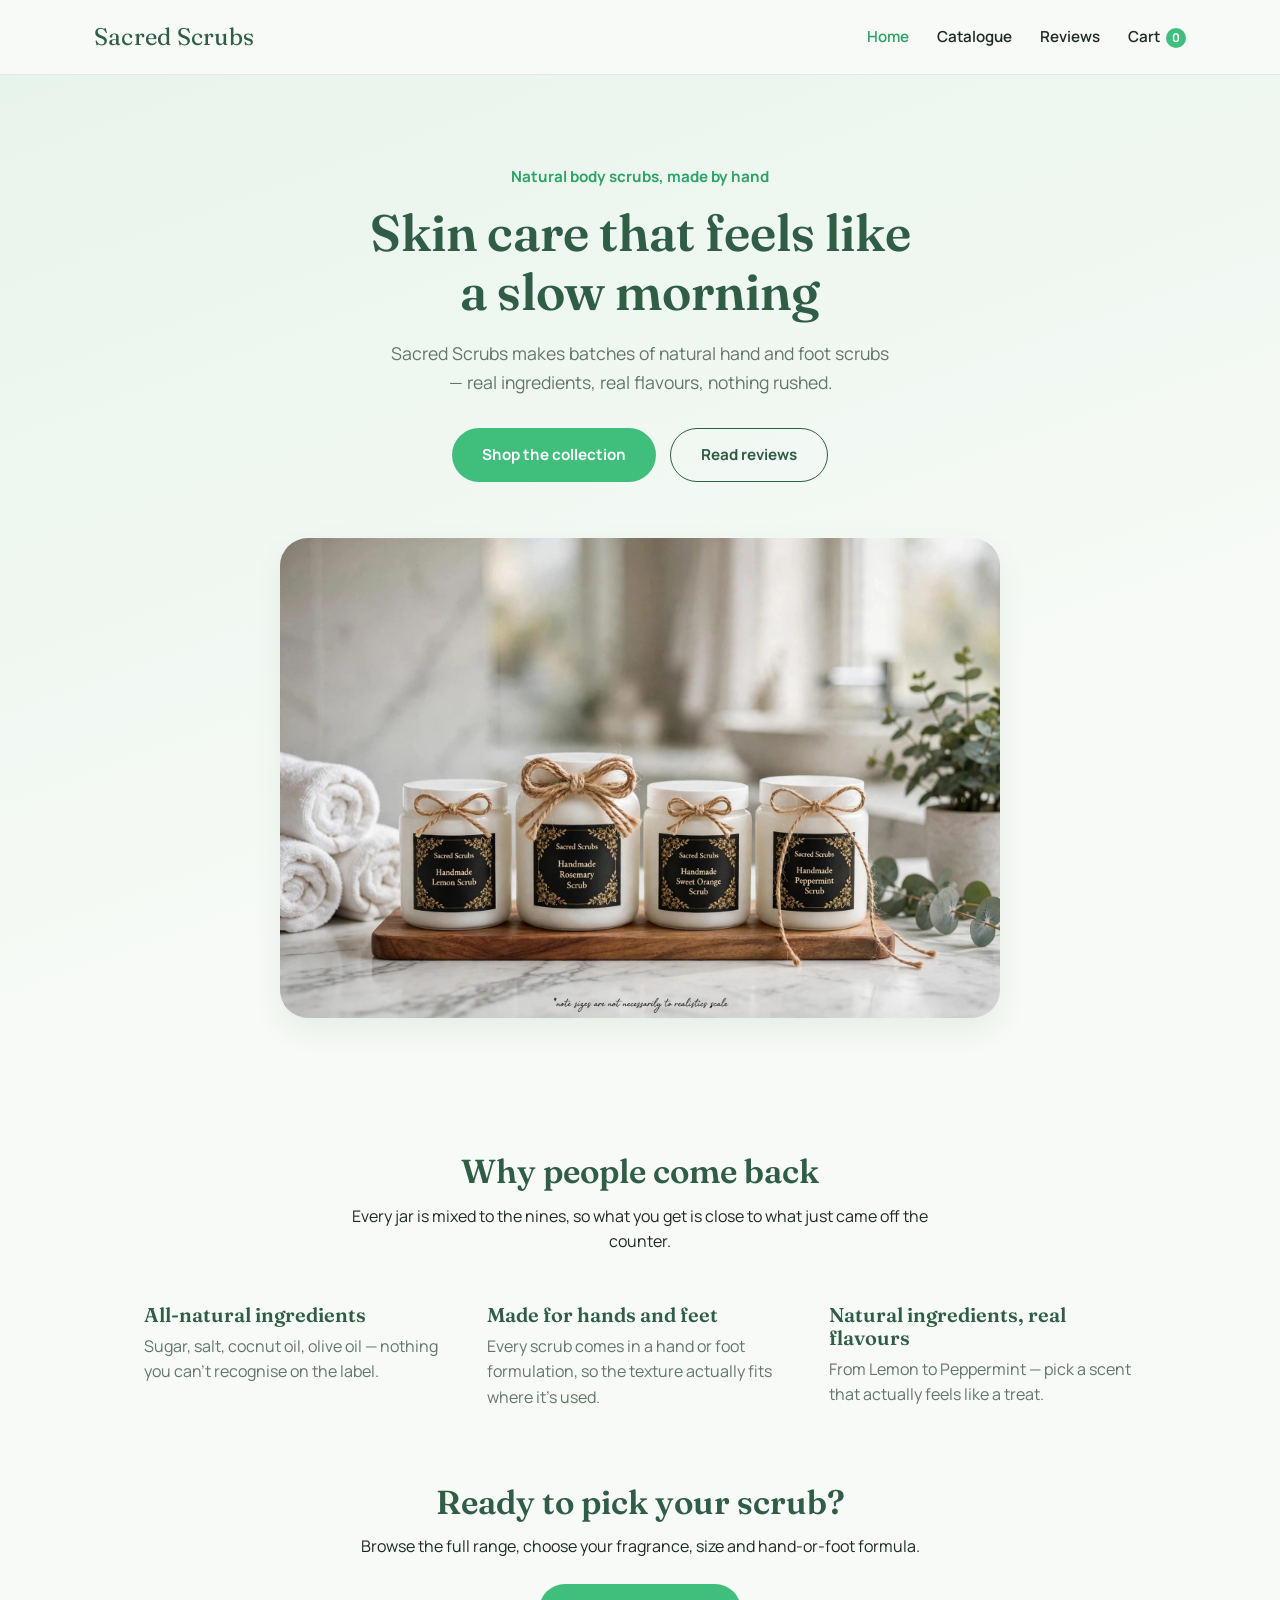
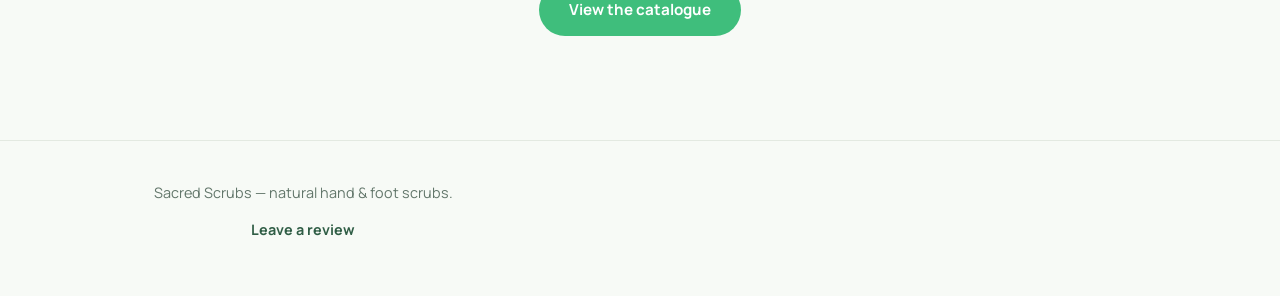
<file: index.html>
<!DOCTYPE html>
<html lang="en">
<head>
  <meta charset="UTF-8" />
  <meta name="viewport" content="width=device-width, initial-scale=1.0" />
  <title>Sacred Scrubs — Natural scrubs</title>
  <meta name="description" content="All natural body scrubs for hands and feet, made with real ingredients." />
  <link rel="preconnect" href="https://fonts.googleapis.com">
  <link href="https://fonts.googleapis.com/css2?family=Fraunces:wght@500;600;700&family=Manrope:wght@500;600;700;800&display=swap" rel="stylesheet">
  <link rel="stylesheet" href="css/style.css" />
</head>
<body>
  <a href="#main" class="skip-link">Skip to content</a>

  <header class="site-header">
    <nav class="nav">
      <a href="index.html" class="wordmark">Sacred Scrubs</a>
      <button class="nav-toggle" aria-label="Toggle menu" aria-expanded="false">
        <svg width="24" height="24" viewBox="0 0 24 24" fill="none"><path d="M3 6h18M3 12h18M3 18h18" stroke="#2F5D45" stroke-width="2" stroke-linecap="round"/></svg>
      </button>
      <ul class="nav-links">
        <li><a href="index.html" class="active">Home</a></li>
        <li><a href="catalogue.html">Catalogue</a></li>
        <li><a href="reviews.html">Reviews</a></li>
        <li><a href="cart.html" class="cart-link">Cart <span class="cart-count" data-cart-count>0</span></a></li>
      </ul>
    </nav>
  </header>

  <main id="main">
    <section class="hero">
      <div class="hero-eyebrow">Natural body scrubs, made by hand</div>
      <h1>Skin care that feels like a slow morning</h1>
      <p class="lead">Sacred Scrubs makes batches of natural hand and foot scrubs — real ingredients, real flavours, nothing rushed.</p>
      <div class="hero-actions">
        <a href="catalogue.html" class="btn btn-primary">Shop the collection</a>
        <a href="reviews.html" class="btn btn-outline">Read reviews</a>
      </div>
      <div class="hero-image-frame">
        <img src="images/Refimage.jpg" alt="Sacred Scrubs natural body scrub jars" />
      </div>
    </section>

    <section class="section">
      <div class="container">
        <div class="section-heading">
          <h2>Why people come back</h2>
          <p>Every jar is mixed to the nines, so what you get is close to what just came off the counter.</p>
        </div>
        <div class="value-grid">
          <div class="value-card">
            <h3>All-natural ingredients</h3>
            <p>Sugar, salt, cocnut oil, olive oil — nothing you can't recognise on the label.</p>
          </div>
          <div class="value-card">
            <h3>Made for hands and feet</h3>
            <p>Every scrub comes in a hand or foot formulation, so the texture actually fits where it's used.</p>
          </div>
          <div class="value-card">
            <h3>Natural ingredients, real flavours</h3>
            <p>From Lemon to Peppermint — pick a scent that actually feels like a treat.</p>
          </div>
        </div>
      </div>
    </section>

    <section class="section" style="padding-top:0;">
      <div class="container" style="text-align:center;">
        <h2>Ready to pick your scrub?</h2>
        <p style="margin:0 auto 24px;">Browse the full range, choose your fragrance, size and hand-or-foot formula.</p>
        <a href="catalogue.html" class="btn btn-primary">View the catalogue</a>
      </div>
    </section>
  </main>

  <footer class="site-footer">
    <p>Sacred Scrubs — natural hand & foot scrubs.</p>
    <p><a href="reviews.html">Leave a review</a></p>
  </footer>

  <script src="js/cart.js"></script>
  <script src="js/main.js"></script>
</body>
</html>
</file>
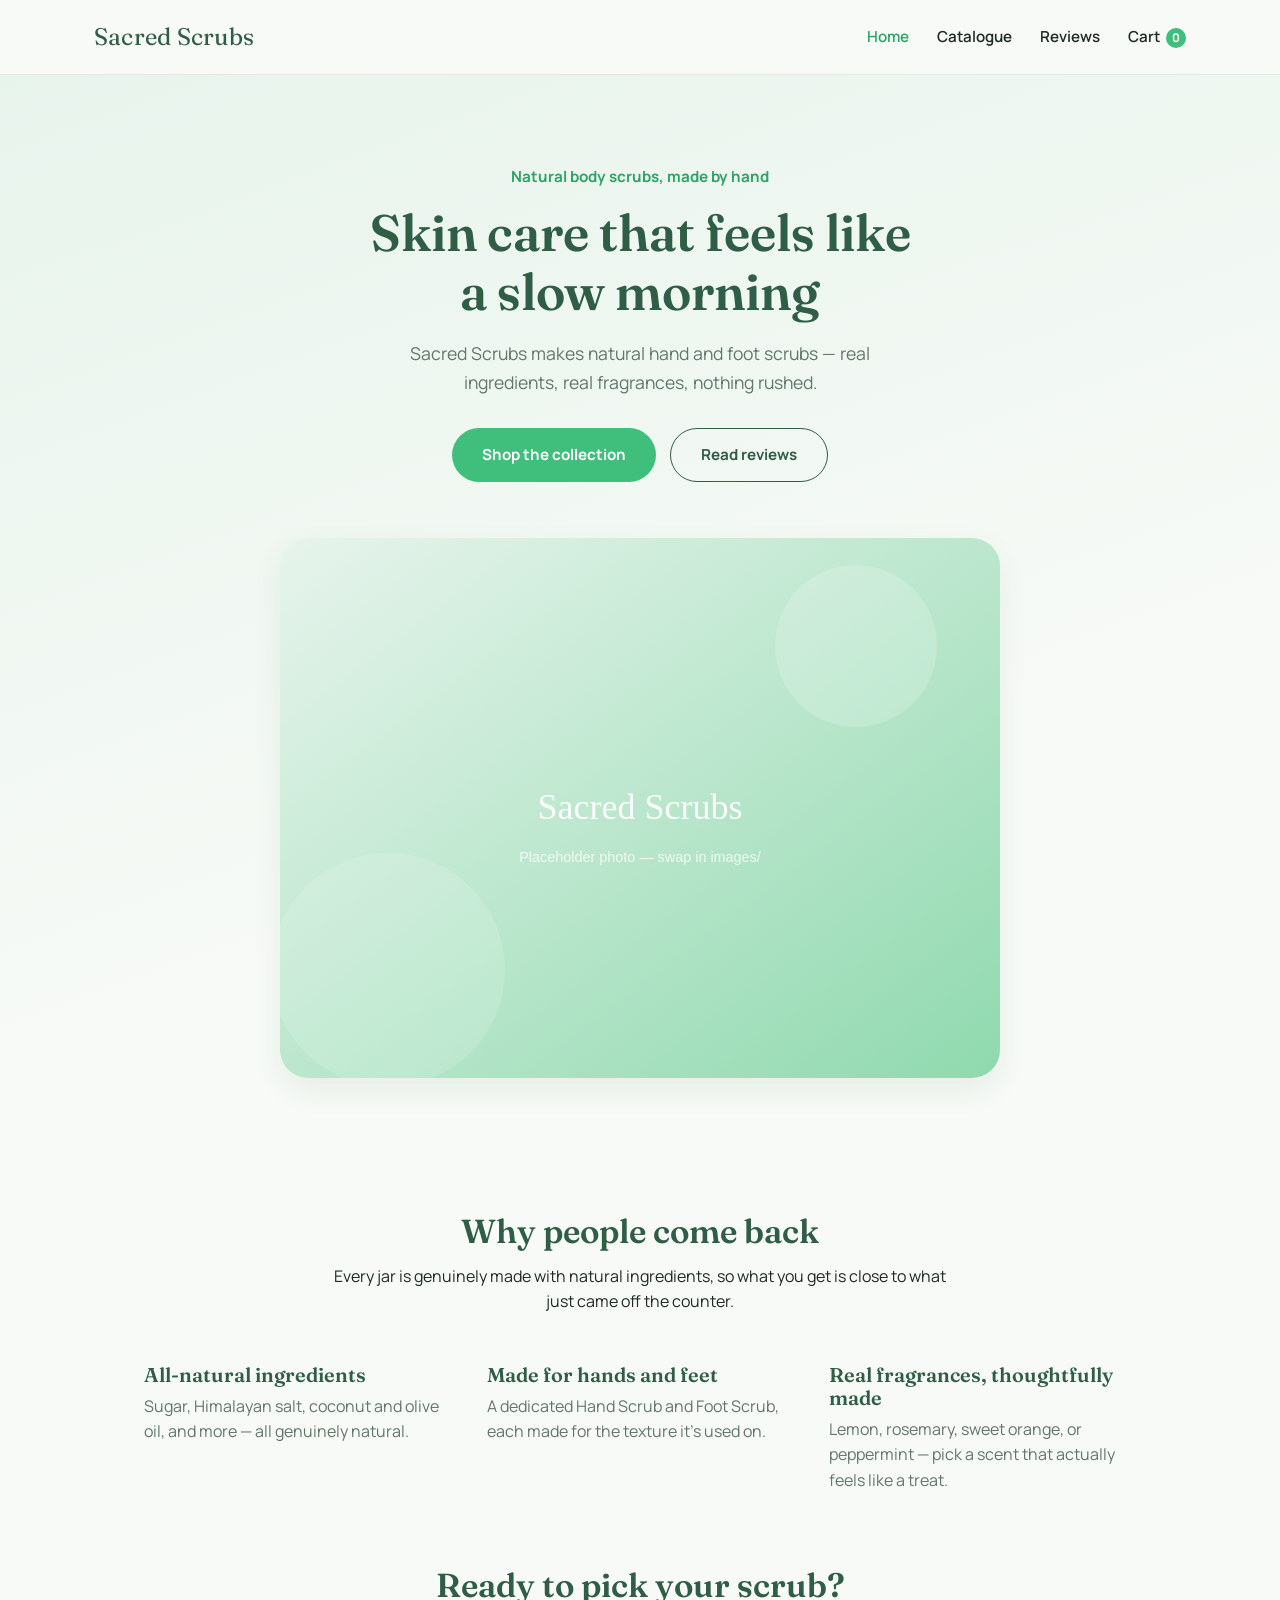
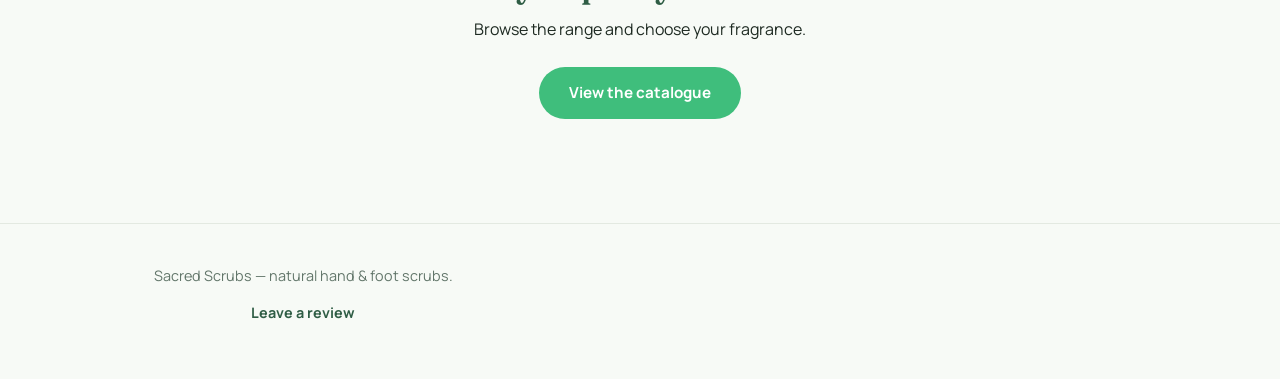
<file: site/index.html>
<!DOCTYPE html>
<html lang="en">
<head>
  <meta charset="UTF-8" />
  <meta name="viewport" content="width=device-width, initial-scale=1.0" />
  <title>Sacred Scrubs — Natural hand & foot scrubs</title>
  <meta name="description" content="Natural body scrubs for hands and feet, made with real ingredients." />
  <link rel="preconnect" href="https://fonts.googleapis.com">
  <link href="https://fonts.googleapis.com/css2?family=Fraunces:wght@500;600;700&family=Manrope:wght@500;600;700;800&display=swap" rel="stylesheet">
  <link rel="stylesheet" href="css/style.css" />
</head>
<body>
  <a href="#main" class="skip-link">Skip to content</a>

  <header class="site-header">
    <nav class="nav">
      <a href="index.html" class="wordmark">Sacred Scrubs</a>
      <button class="nav-toggle" aria-label="Toggle menu" aria-expanded="false">
        <svg width="24" height="24" viewBox="0 0 24 24" fill="none"><path d="M3 6h18M3 12h18M3 18h18" stroke="#2F5D45" stroke-width="2" stroke-linecap="round"/></svg>
      </button>
      <ul class="nav-links">
        <li><a href="index.html" class="active">Home</a></li>
        <li><a href="catalogue.html">Catalogue</a></li>
        <li><a href="reviews.html">Reviews</a></li>
        <li><a href="cart.html" class="cart-link">Cart <span class="cart-count" data-cart-count>0</span></a></li>
      </ul>
    </nav>
  </header>

  <main id="main">
    <section class="hero">
      <div class="hero-eyebrow">Natural body scrubs, made by hand</div>
      <h1>Skin care that feels like a slow morning</h1>
      <p class="lead">Sacred Scrubs makes natural hand and foot scrubs — real ingredients, real fragrances, nothing rushed.</p>
      <div class="hero-actions">
        <a href="catalogue.html" class="btn btn-primary">Shop the collection</a>
        <a href="reviews.html" class="btn btn-outline">Read reviews</a>
      </div>
      <div class="hero-image-frame">
        <img src="images/hero.svg" alt="Sacred Scrubs natural body scrub jars" />
      </div>
    </section>

    <section class="section">
      <div class="container">
        <div class="section-heading">
          <h2>Why people come back</h2>
          <p>Every jar is genuinely made with natural ingredients, so what you get is close to what just came off the counter.</p>
        </div>
        <div class="value-grid">
          <div class="value-card">
            <h3>All-natural ingredients</h3>
            <p>Sugar, Himalayan salt, coconut and olive oil, and more — all genuinely natural.</p>
          </div>
          <div class="value-card">
            <h3>Made for hands and feet</h3>
            <p>A dedicated Hand Scrub and Foot Scrub, each made for the texture it's used on.</p>
          </div>
          <div class="value-card">
            <h3>Real fragrances, thoughtfully made</h3>
            <p>Lemon, rosemary, sweet orange, or peppermint — pick a scent that actually feels like a treat.</p>
          </div>
        </div>
      </div>
    </section>

    <section class="section" style="padding-top:0;">
      <div class="container" style="text-align:center;">
        <h2>Ready to pick your scrub?</h2>
        <p style="margin:0 auto 24px;">Browse the range and choose your fragrance.</p>
        <a href="catalogue.html" class="btn btn-primary">View the catalogue</a>
      </div>
    </section>
  </main>

  <footer class="site-footer">
    <p>Sacred Scrubs — natural hand & foot scrubs.</p>
    <p><a href="reviews.html">Leave a review</a></p>
  </footer>

  <script src="js/cart.js"></script>
  <script src="js/main.js"></script>
</body>
</html>
</file>
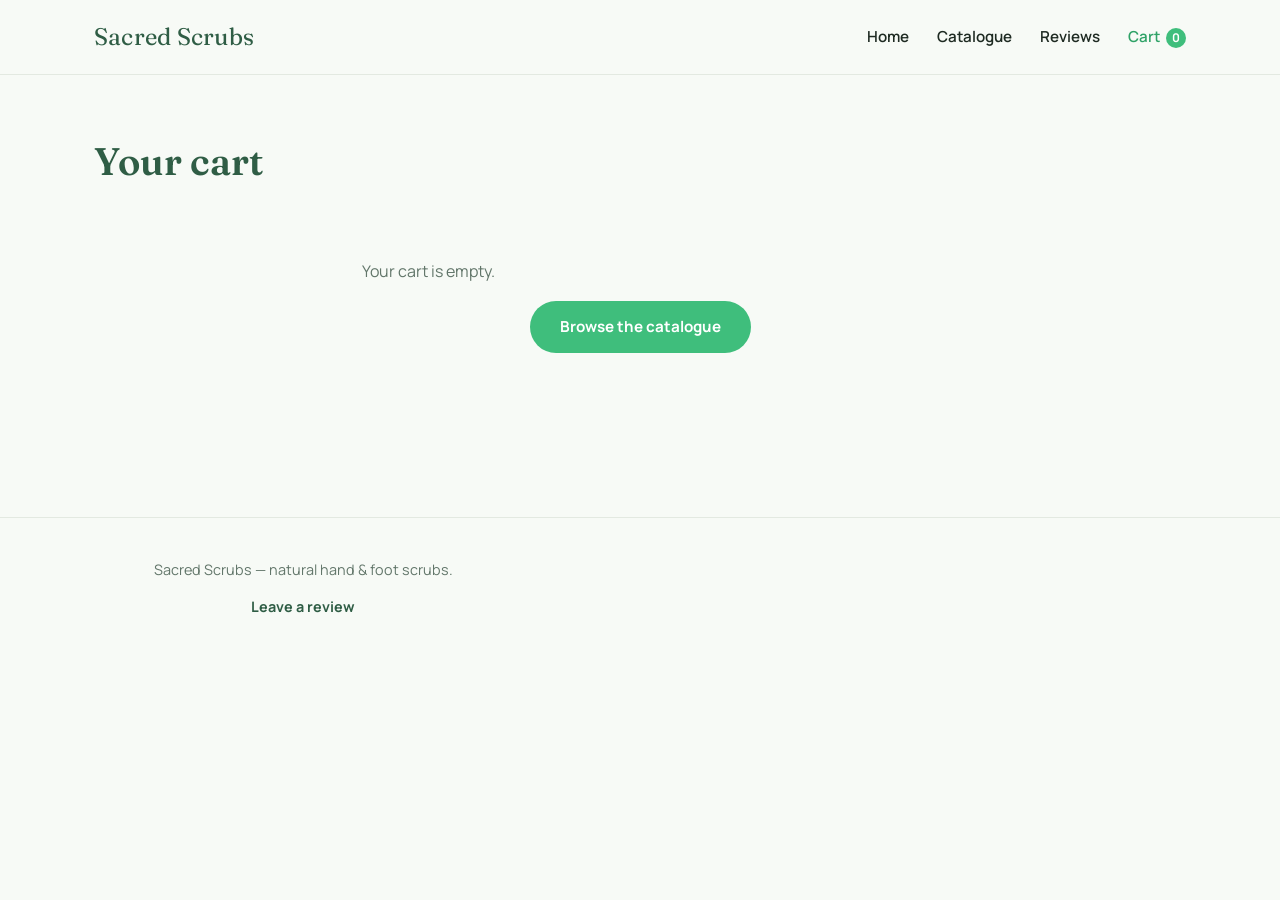
<file: cart.html>
<!DOCTYPE html>
<html lang="en">
<head>
  <meta charset="UTF-8" />
  <meta name="viewport" content="width=device-width, initial-scale=1.0" />
  <title>Your cart — Sacred Scrubs</title>
  <link rel="preconnect" href="https://fonts.googleapis.com">
  <link href="https://fonts.googleapis.com/css2?family=Fraunces:wght@500;600;700&family=Manrope:wght@500;600;700;800&display=swap" rel="stylesheet">
  <link rel="stylesheet" href="css/style.css" />
</head>
<body>
  <a href="#main" class="skip-link">Skip to content</a>

  <header class="site-header">
    <nav class="nav">
      <a href="index.html" class="wordmark">Sacred Scrubs</a>
      <button class="nav-toggle" aria-label="Toggle menu" aria-expanded="false">
        <svg width="24" height="24" viewBox="0 0 24 24" fill="none"><path d="M3 6h18M3 12h18M3 18h18" stroke="#2F5D45" stroke-width="2" stroke-linecap="round"/></svg>
      </button>
      <ul class="nav-links">
        <li><a href="index.html">Home</a></li>
        <li><a href="catalogue.html">Catalogue</a></li>
        <li><a href="reviews.html">Reviews</a></li>
        <li><a href="cart.html" class="cart-link active">Cart <span class="cart-count" data-cart-count>0</span></a></li>
      </ul>
    </nav>
  </header>

  <main id="main">
    <section class="section">
      <div class="container">
        <h1 style="font-size:clamp(1.8rem,3vw,2.6rem);">Your cart</h1>
        <div id="cart-root"></div>
      </div>
    </section>
  </main>

  <footer class="site-footer">
    <p>Sacred Scrubs — natural hand & foot scrubs.</p>
    <p><a href="reviews.html">Leave a review</a></p>
  </footer>

  <script src="js/cart.js"></script>
  <script src="js/main.js"></script>
  <script>
    function renderCart() {
      const cart = getCart();
      const root = document.getElementById("cart-root");

      if (cart.length === 0) {
        root.innerHTML = `
          <div class="empty-state">
            <p>Your cart is empty.</p>
            <a href="catalogue.html" class="btn btn-primary">Browse the catalogue</a>
          </div>
        `;
        return;
      }

      root.innerHTML = `
        <div>
          ${cart.map((item, i) => `
            <div class="cart-row">
              <img src="${item.image}" alt="${item.name}" />
              <div>
                <div class="cart-row-name">${item.name}</div>
                <div class="cart-row-meta">${item.flavor} · ${item.size} · ${item.application}</div>
                <button class="remove-link" data-remove="${i}">Remove</button>
              </div>
              <div class="cart-row-qty">
                <div class="qty-row" style="margin-bottom:0;">
                  <button class="qty-btn" data-minus="${i}" aria-label="Decrease quantity">−</button>
                  <span class="qty-value">${item.qty}</span>
                  <button class="qty-btn" data-plus="${i}" aria-label="Increase quantity">+</button>
                </div>
              </div>
              <div class="cart-row-total" style="font-weight:700;">${formatPrice(item.qty * item.unitPrice)}</div>
            </div>
          `).join("")}
        </div>
        <div class="cart-summary">
          <div class="cart-summary-row"><span>Total</span><span>${formatPrice(cartTotal())}</span></div>
          <a href="order.html" class="btn btn-primary" style="width:100%;">Proceed to order</a>
        </div>
      `;

      root.querySelectorAll("[data-remove]").forEach(btn => {
        btn.addEventListener("click", () => {
          removeFromCart(Number(btn.dataset.remove));
          renderCart();
        });
      });
      root.querySelectorAll("[data-minus]").forEach(btn => {
        btn.addEventListener("click", () => {
          const i = Number(btn.dataset.minus);
          const cart = getCart();
          updateCartQty(i, cart[i].qty - 1);
          renderCart();
        });
      });
      root.querySelectorAll("[data-plus]").forEach(btn => {
        btn.addEventListener("click", () => {
          const i = Number(btn.dataset.plus);
          const cart = getCart();
          updateCartQty(i, cart[i].qty + 1);
          renderCart();
        });
      });
    }

    renderCart();
  </script>
</body>
</html>
</file>
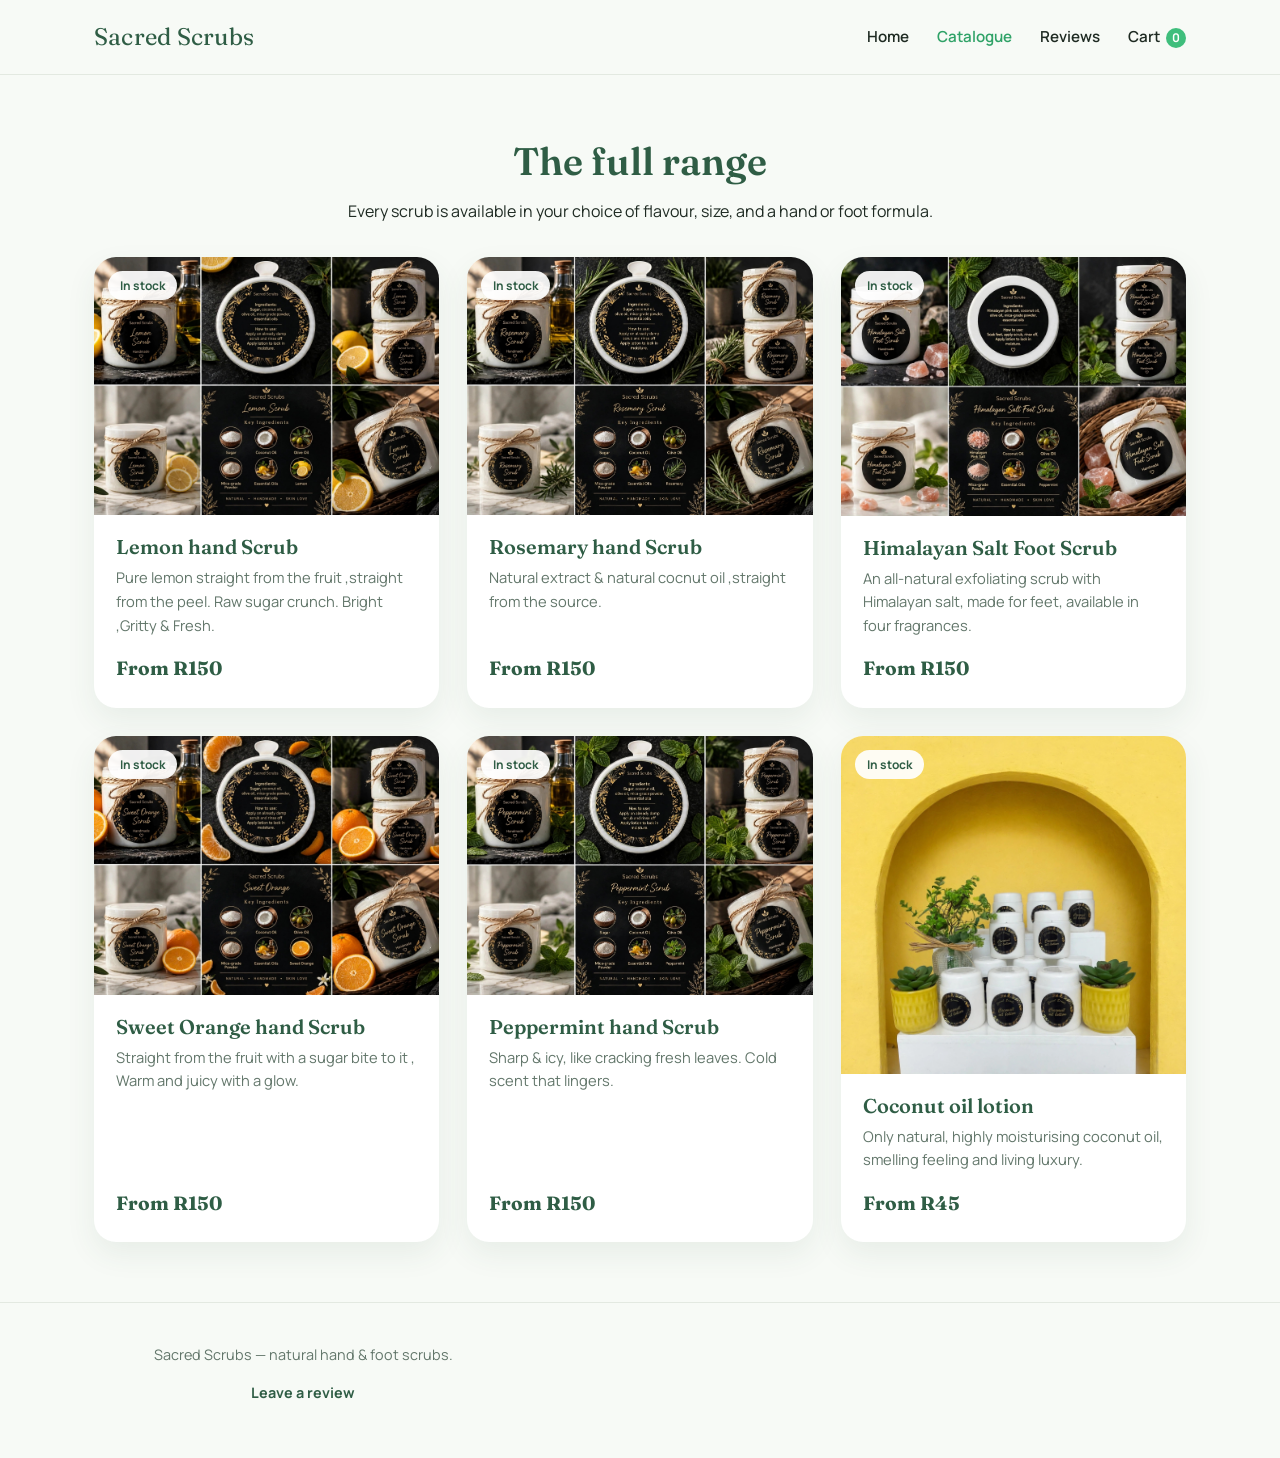
<file: catalogue.html>
<!DOCTYPE html>
<html lang="en">
<head>
  <meta charset="UTF-8" />
  <meta name="viewport" content="width=device-width, initial-scale=1.0" />
  <title>Catalogue — Sacred Scrubs</title>
  <link rel="preconnect" href="https://fonts.googleapis.com">
  <link href="https://fonts.googleapis.com/css2?family=Fraunces:wght@500;600;700&family=Manrope:wght@500;600;700;800&display=swap" rel="stylesheet">
  <link rel="stylesheet" href="css/style.css" />
</head>
<body>
  <a href="#main" class="skip-link">Skip to content</a>

  <header class="site-header">
    <nav class="nav">
      <a href="index.html" class="wordmark">Sacred Scrubs</a>
      <button class="nav-toggle" aria-label="Toggle menu" aria-expanded="false">
        <svg width="24" height="24" viewBox="0 0 24 24" fill="none"><path d="M3 6h18M3 12h18M3 18h18" stroke="#2F5D45" stroke-width="2" stroke-linecap="round"/></svg>
      </button>
      <ul class="nav-links">
        <li><a href="index.html">Home</a></li>
        <li><a href="catalogue.html" class="active">Catalogue</a></li>
        <li><a href="reviews.html">Reviews</a></li>
        <li><a href="cart.html" class="cart-link">Cart <span class="cart-count" data-cart-count>0</span></a></li>
      </ul>
    </nav>
  </header>

  <main id="main">
    <section class="section" style="padding-bottom: 20px;">
      <div class="container">
        <div class="section-heading" style="margin-bottom:32px;">
          <h1 style="font-size:clamp(1.8rem,3vw,2.6rem);">The full range</h1>
          <p>Every scrub is available in your choice of flavour, size, and a hand or foot formula.</p>
        </div>
        <div class="product-grid" id="product-grid">
          <!-- Product cards are injected here by catalogue.js -->
        </div>
      </div>
    </section>
  </main>

  <footer class="site-footer">
    <p>Sacred Scrubs — natural hand & foot scrubs.</p>
    <p><a href="reviews.html">Leave a review</a></p>
  </footer>

  <script src="js/cart.js"></script>
  <script src="js/main.js"></script>
  <script>
    async function renderCatalogue() {
      const grid = document.getElementById("product-grid");
      try {
        const products = await loadProducts();
        grid.innerHTML = products.map(p => {
          const stock = stockLabel(p.stock);
          return `
            <a class="product-card" href="product.html?id=${p.id}">
              <div class="product-card-media">
                <span class="stock-pill ${stock.cls}">${stock.text}</span>
                <img src="${p.image}" alt="${p.name}" />
              </div>
              <div class="product-card-body">
                <h3>${p.name}</h3>
                <p>${p.description}</p>
                <div class="product-price">From ${formatPrice(p.basePrice)}</div>
              </div>
            </a>
          `;
        }).join("");
      } catch (e) {
        grid.innerHTML = "<p>Couldn't load the catalogue right now. Please refresh the page.</p>";
      }
    }
    renderCatalogue();
  </script>
</body>
</html>
</file>
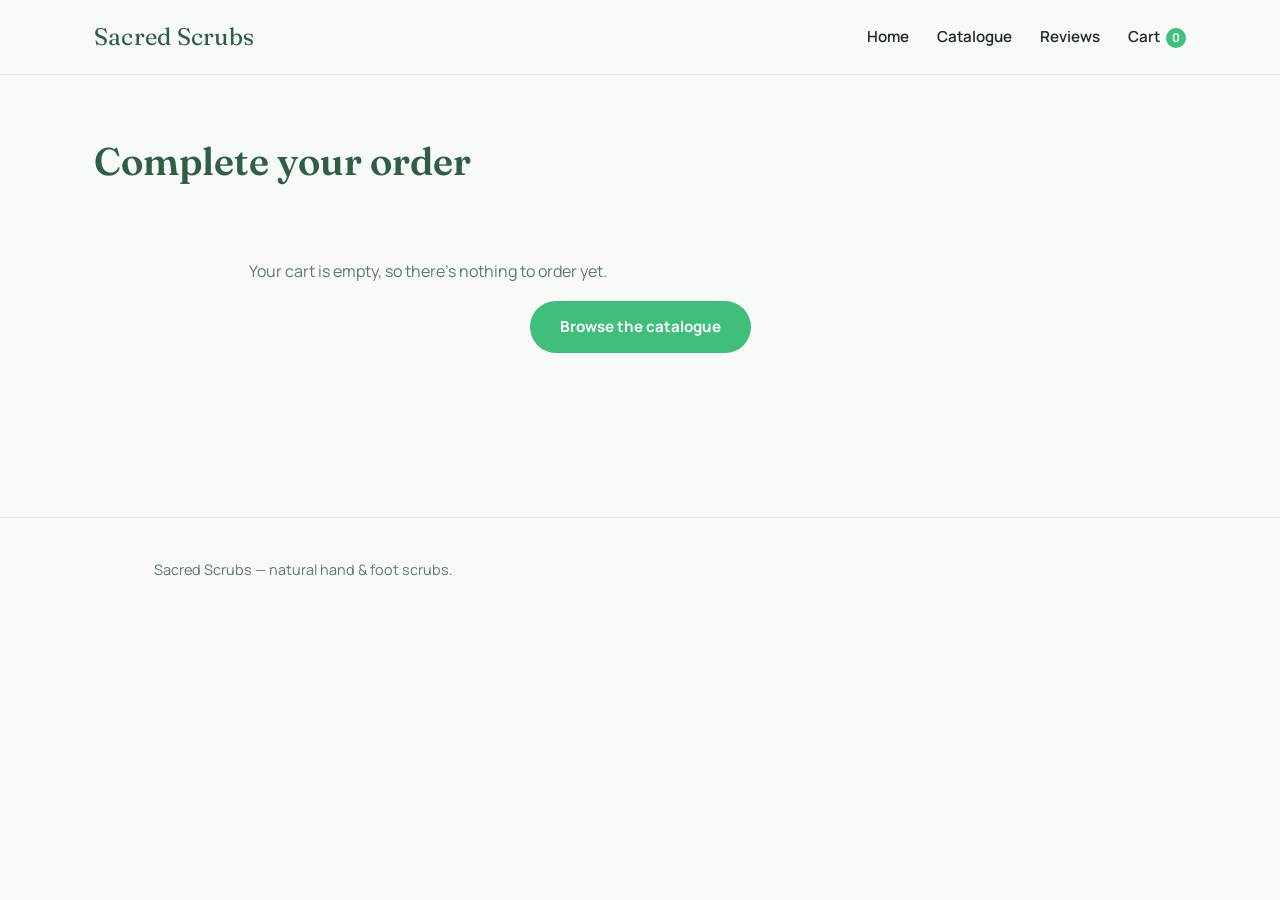
<file: order.html>
<!DOCTYPE html>
<html lang="en">
<head>
  <meta charset="UTF-8" />
  <meta name="viewport" content="width=device-width, initial-scale=1.0" />
  <title>Complete your order — Sacred Scrubs</title>
  <link rel="preconnect" href="https://fonts.googleapis.com">
  <link href="https://fonts.googleapis.com/css2?family=Fraunces:wght@500;600;700&family=Manrope:wght@500;600;700;800&display=swap" rel="stylesheet">
  <link rel="stylesheet" href="css/style.css" />
</head>
<body>
  <a href="#main" class="skip-link">Skip to content</a>

  <header class="site-header">
    <nav class="nav">
      <a href="index.html" class="wordmark">Sacred Scrubs</a>
      <button class="nav-toggle" aria-label="Toggle menu" aria-expanded="false">
        <svg width="24" height="24" viewBox="0 0 24 24" fill="none"><path d="M3 6h18M3 12h18M3 18h18" stroke="#2F5D45" stroke-width="2" stroke-linecap="round"/></svg>
      </button>
      <ul class="nav-links">
        <li><a href="index.html">Home</a></li>
        <li><a href="catalogue.html">Catalogue</a></li>
        <li><a href="reviews.html">Reviews</a></li>
        <li><a href="cart.html" class="cart-link">Cart <span class="cart-count" data-cart-count>0</span></a></li>
      </ul>
    </nav>
  </header>

  <main id="main">
    <section class="section">
      <div class="container">
        <h1 style="font-size:clamp(1.8rem,3vw,2.6rem);">Complete your order</h1>
        <div id="order-root"></div>
      </div>
    </section>
  </main>

  <footer class="site-footer">
    <p>Sacred Scrubs — natural hand & foot scrubs.</p>
  </footer>

  <script src="js/cart.js"></script>
  <script src="js/main.js"></script>
  <script>
    let config;
    const DELIVERY_FEE = 140;

    async function init() {
      config = await loadConfig();
      const cart = getCart();
      const root = document.getElementById("order-root");

      if (cart.length === 0) {
        root.innerHTML = `
          <div class="empty-state">
            <p>Your cart is empty, so there's nothing to order yet.</p>
            <a href="catalogue.html" class="btn btn-primary">Browse the catalogue</a>
          </div>
        `;
        return;
      }

      const grandTotal = cartTotal() + DELIVERY_FEE;

      root.innerHTML = `
        <div class="order-layout">
          <form id="order-form">
            <div class="form-field full">
              <label for="name">Full name</label>
              <input type="text" id="name" name="name" required />
            </div>

            <div class="form-field full">
              <label for="address">Paxi pickup point (store name & address)</label>
              <textarea id="address" name="address" rows="3" required placeholder="e.g. PEP Store, Main Street Mall"></textarea>
            </div>

            <div class="form-grid">
              <div class="form-field">
                <label for="email">Email</label>
                <input type="email" id="email" name="email" />
              </div>
              <div class="form-field">
                <label for="phone">Phone number</label>
                <input type="tel" id="phone" name="phone" />
              </div>
            </div>
            <p style="margin-top:-10px; color:var(--text-muted); font-size:0.88rem;">Please provide at least one way to reach you.</p>

            <div class="form-field full">
              <label>Payment method</label>
              <div class="radio-row">
                <label class="radio-option"><input type="radio" name="payment" value="EFT" checked /> EFT</label>
                <label class="radio-option"><input type="radio" name="payment" value="Cash" /> Cash (Cape Town only)</label>
              </div>
              <p style="margin:10px 0 0; color:var(--text-muted); font-size:0.85rem;">Cash on delivery/collection is only available within Cape Town. Please note: products are only dispatched once payment has been received.</p>
            </div>

            <div style="background:var(--green-pale); border-radius:16px; padding:18px 20px; margin-bottom:22px;">
              <p style="margin:0 0 6px; font-weight:700; color:var(--green-deep);">EFT payment details</p>
              <p style="margin:0; font-size:0.92rem; line-height:1.7;">
                Account name: Ms. Sinden<br />
                Bank: Capitec<br />
                Account number: 1253394022
              </p>
            </div>

            <div class="form-field full">
              <label for="notes">Order notes (optional)</label>
              <textarea id="notes" name="notes" rows="2"></textarea>
            </div>

            <input type="hidden" name="order_summary" id="order_summary" />
            <input type="hidden" name="order_total" id="order_total" />

            <button type="submit" class="btn btn-primary" style="width:100%;" id="submit-btn">Send order</button>
            <p id="form-error" style="color:#B23B3B; display:none; margin-top:12px;">Something went wrong sending your order. Please try again, or contact us directly.</p>
          </form>

          <div class="order-summary-card">
            <h3>Order summary</h3>
            ${cart.map(item => `
              <div class="order-summary-line">
                <span>${item.name}${item.application ? " (" + item.application + ")" : ""} × ${item.qty}</span>
                <span>${formatPrice(item.qty * item.unitPrice)}</span>
              </div>
            `).join("")}
            <div class="order-summary-line">
              <span>Paxi delivery (fixed fee)</span>
              <span>${formatPrice(DELIVERY_FEE)}</span>
            </div>
            <div class="order-summary-total"><span>Total</span><span>${formatPrice(grandTotal)}</span></div>
          </div>
        </div>
      `;

      const cartLines = cart.map(item =>
        `${item.name}${item.application ? " (" + item.application + ")" : ""} x${item.qty} — ${formatPrice(item.qty * item.unitPrice)}`
      ).join("\n");
      const fullSummary = cartLines + `\nPaxi delivery (fixed fee) — ${formatPrice(DELIVERY_FEE)}`;
      document.getElementById("order_summary").value = fullSummary;
      document.getElementById("order_total").value = formatPrice(grandTotal);

      document.getElementById("order-form").addEventListener("submit", handleSubmit);
    }

    async function handleSubmit(e) {
      e.preventDefault();
      const form = e.target;
      const email = form.email.value.trim();
      const phone = form.phone.value.trim();
      const errorEl = document.getElementById("form-error");

      if (!email && !phone) {
        errorEl.textContent = "Please provide an email or phone number so we can reach you.";
        errorEl.style.display = "block";
        return;
      }

      const submitBtn = document.getElementById("submit-btn");
      submitBtn.disabled = true;
      submitBtn.textContent = "Sending…";
      errorEl.style.display = "none";

      try {
        const res = await fetch(config.formEndpoints.orders, {
          method: "POST",
          headers: { Accept: "application/json" },
          body: new FormData(form)
        });
        if (res.ok) {
          clearCart();
          window.location.href = "thankyou.html?type=order";
        } else {
          throw new Error("Form submission failed");
        }
      } catch (err) {
        errorEl.textContent = "Something went wrong sending your order. Please try again, or contact us directly.";
        errorEl.style.display = "block";
        submitBtn.disabled = false;
        submitBtn.textContent = "Send order";
      }
    }

    init();
  </script>
</body>
</html>
</file>
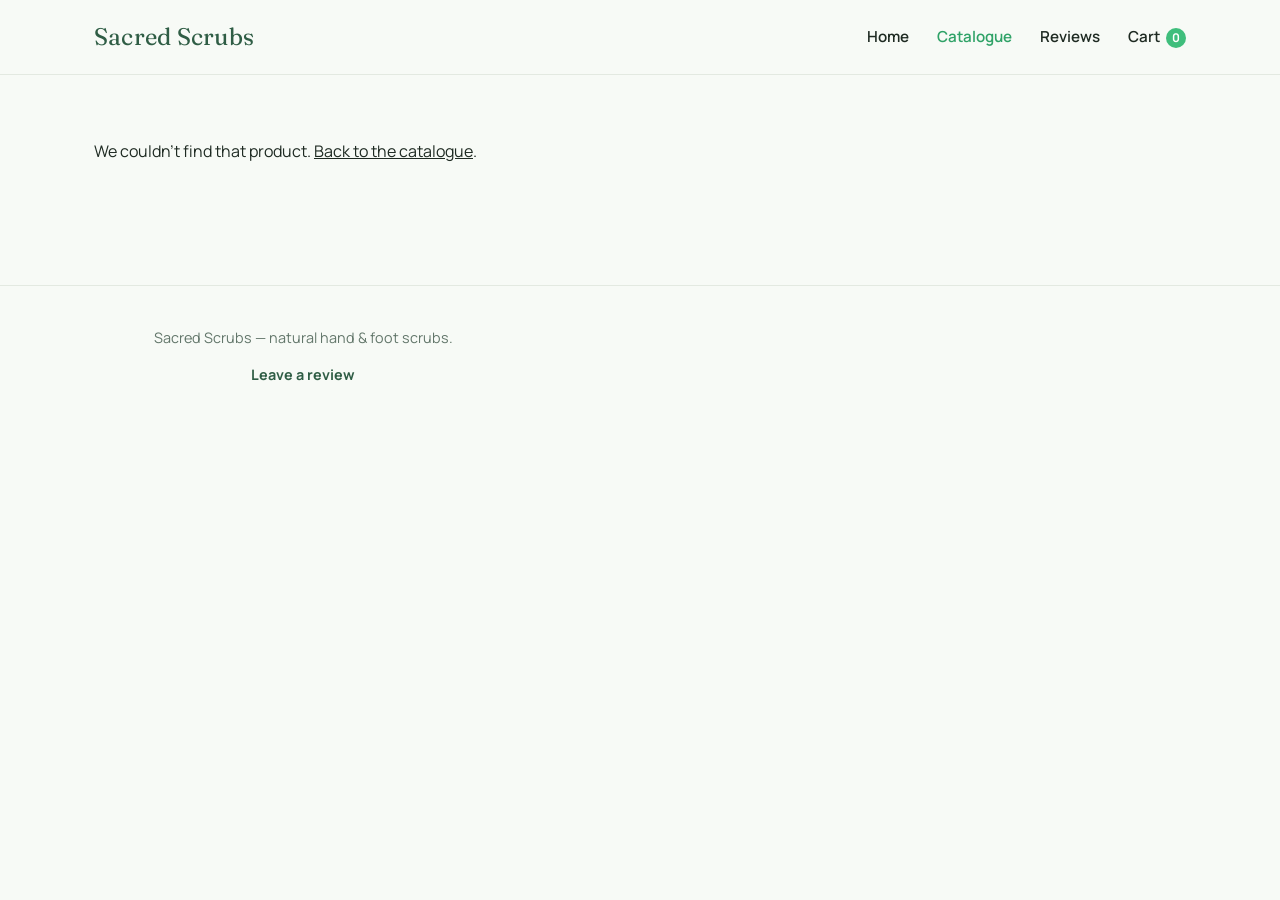
<file: product.html>
<!DOCTYPE html>
<html lang="en">
<head>
  <meta charset="UTF-8" />
  <meta name="viewport" content="width=device-width, initial-scale=1.0" />
  <title>Sacred Scrubs</title>
  <link rel="preconnect" href="https://fonts.googleapis.com">
  <link href="https://fonts.googleapis.com/css2?family=Fraunces:wght@500;600;700&family=Manrope:wght@500;600;700;800&display=swap" rel="stylesheet">
  <link rel="stylesheet" href="css/style.css" />
</head>
<body>
  <a href="#main" class="skip-link">Skip to content</a>

  <header class="site-header">
    <nav class="nav">
      <a href="index.html" class="wordmark">Sacred Scrubs</a>
      <button class="nav-toggle" aria-label="Toggle menu" aria-expanded="false">
        <svg width="24" height="24" viewBox="0 0 24 24" fill="none"><path d="M3 6h18M3 12h18M3 18h18" stroke="#2F5D45" stroke-width="2" stroke-linecap="round"/></svg>
      </button>
      <ul class="nav-links">
        <li><a href="index.html">Home</a></li>
        <li><a href="catalogue.html" class="active">Catalogue</a></li>
        <li><a href="reviews.html">Reviews</a></li>
        <li><a href="cart.html" class="cart-link">Cart <span class="cart-count" data-cart-count>0</span></a></li>
      </ul>
    </nav>
  </header>

  <main id="main">
    <section class="section">
      <div class="container">
        <div id="product-root">Loading…</div>
      </div>
    </section>
  </main>

  <footer class="site-footer">
    <p>Sacred Scrubs — natural hand & foot scrubs.</p>
    <p><a href="reviews.html">Leave a review</a></p>
  </footer>

  <script src="js/cart.js"></script>
  <script src="js/main.js"></script>
  <script>
    let product, config;
    let selected = { size: null, application: null, qty: 1 };

    async function init() {
      const id = getQueryParam("id");
      const root = document.getElementById("product-root");
      try {
        const [products, cfg] = await Promise.all([loadProducts(), loadConfig()]);
        config = cfg;
        product = products.find(p => p.id === id);
        if (!product) {
          root.innerHTML = "<p>We couldn't find that product. <a href='catalogue.html'>Back to the catalogue</a>.</p>";
          return;
        }
        selected.size = product.hasSizeOptions ? config.sizes[0] : product.size;
        selected.application = product.hasApplication ? config.applications[0] : null;
        document.title = product.name + " — Sacred Scrubs";
        render();
      } catch (e) {
        root.innerHTML = "<p>Something went wrong loading this product. Please refresh.</p>";
      }
    }

    function unitPrice() {
      return product.basePrice + (product.sizeUpcharge || 0);
    }

    function pillGroup(name, options, current) {
      return `
        <div class="option-pills" data-group="${name}">
          ${options.map(opt => `
            <button type="button" class="option-pill ${opt === current ? "selected" : ""}" data-value="${opt}">${opt}</button>
          `).join("")}
        </div>
      `;
    }

    function render() {
      const root = document.getElementById("product-root");
      const stock = stockLabel(product.stock);
      const outOfStock = product.stock <= 0;

      root.innerHTML = `
        <div class="product-detail">
          <div class="product-detail-media">
            <img src="${product.image}" alt="${product.name}" />
          </div>
          <div>
            <h1>${product.name}</h1>
            <p>${product.description}</p>

            <div class="option-group">
              <label>Size</label>
              ${product.hasSizeOptions
                ? pillGroup("size", config.sizes, selected.size)
                : `<p style="margin:0; color:var(--text-muted); font-weight:600;">${product.size}</p>`
              }
            </div>

            <div class="option-group">
              <label>Hand or foot</label>
              ${product.hasApplication
                ? pillGroup("application", config.applications, selected.application)
                : `<p style="margin:0; color:var(--text-muted); font-size:0.9rem;">No other options available for this product.</p>`
              }
            </div>

            <div class="qty-row">
              <button class="qty-btn" id="qty-minus" aria-label="Decrease quantity">−</button>
              <span class="qty-value" id="qty-value">${selected.qty}</span>
              <button class="qty-btn" id="qty-plus" aria-label="Increase quantity">+</button>
            </div>

            <div class="detail-price">${formatPrice(unitPrice())}</div>
            <p class="stock-note ${stock.cls === "out" ? "out" : ""}">${stock.text}</p>

            <button class="btn btn-primary" id="add-to-cart" ${outOfStock ? "disabled" : ""}>
              ${outOfStock ? "Out of stock" : "Add to cart"}
            </button>
            <p id="added-msg" style="color:#2FA267; font-weight:700; margin-top:14px; display:none;">Added to your cart.</p>
          </div>
        </div>
      `;

      root.querySelectorAll(".option-pills").forEach(group => {
        const name = group.dataset.group;
        group.querySelectorAll(".option-pill").forEach(btn => {
          btn.addEventListener("click", () => {
            selected[name] = btn.dataset.value;
            render();
          });
        });
      });

      document.getElementById("qty-minus").addEventListener("click", () => {
        selected.qty = Math.max(1, selected.qty - 1);
        render();
      });
      document.getElementById("qty-plus").addEventListener("click", () => {
        selected.qty += 1;
        render();
      });

      const addBtn = document.getElementById("add-to-cart");
      if (addBtn) {
        addBtn.addEventListener("click", () => {
          addToCart({
            productId: product.id,
            name: product.name,
            size: product.hasSizeOptions ? selected.size : product.size,
            application: product.hasApplication ? selected.application : null,
            unitPrice: unitPrice(),
            qty: selected.qty,
            image: product.image
          });
          document.getElementById("added-msg").style.display = "block";
        });
      }
    }

    init();
  </script>
</body>
</html>
</file>
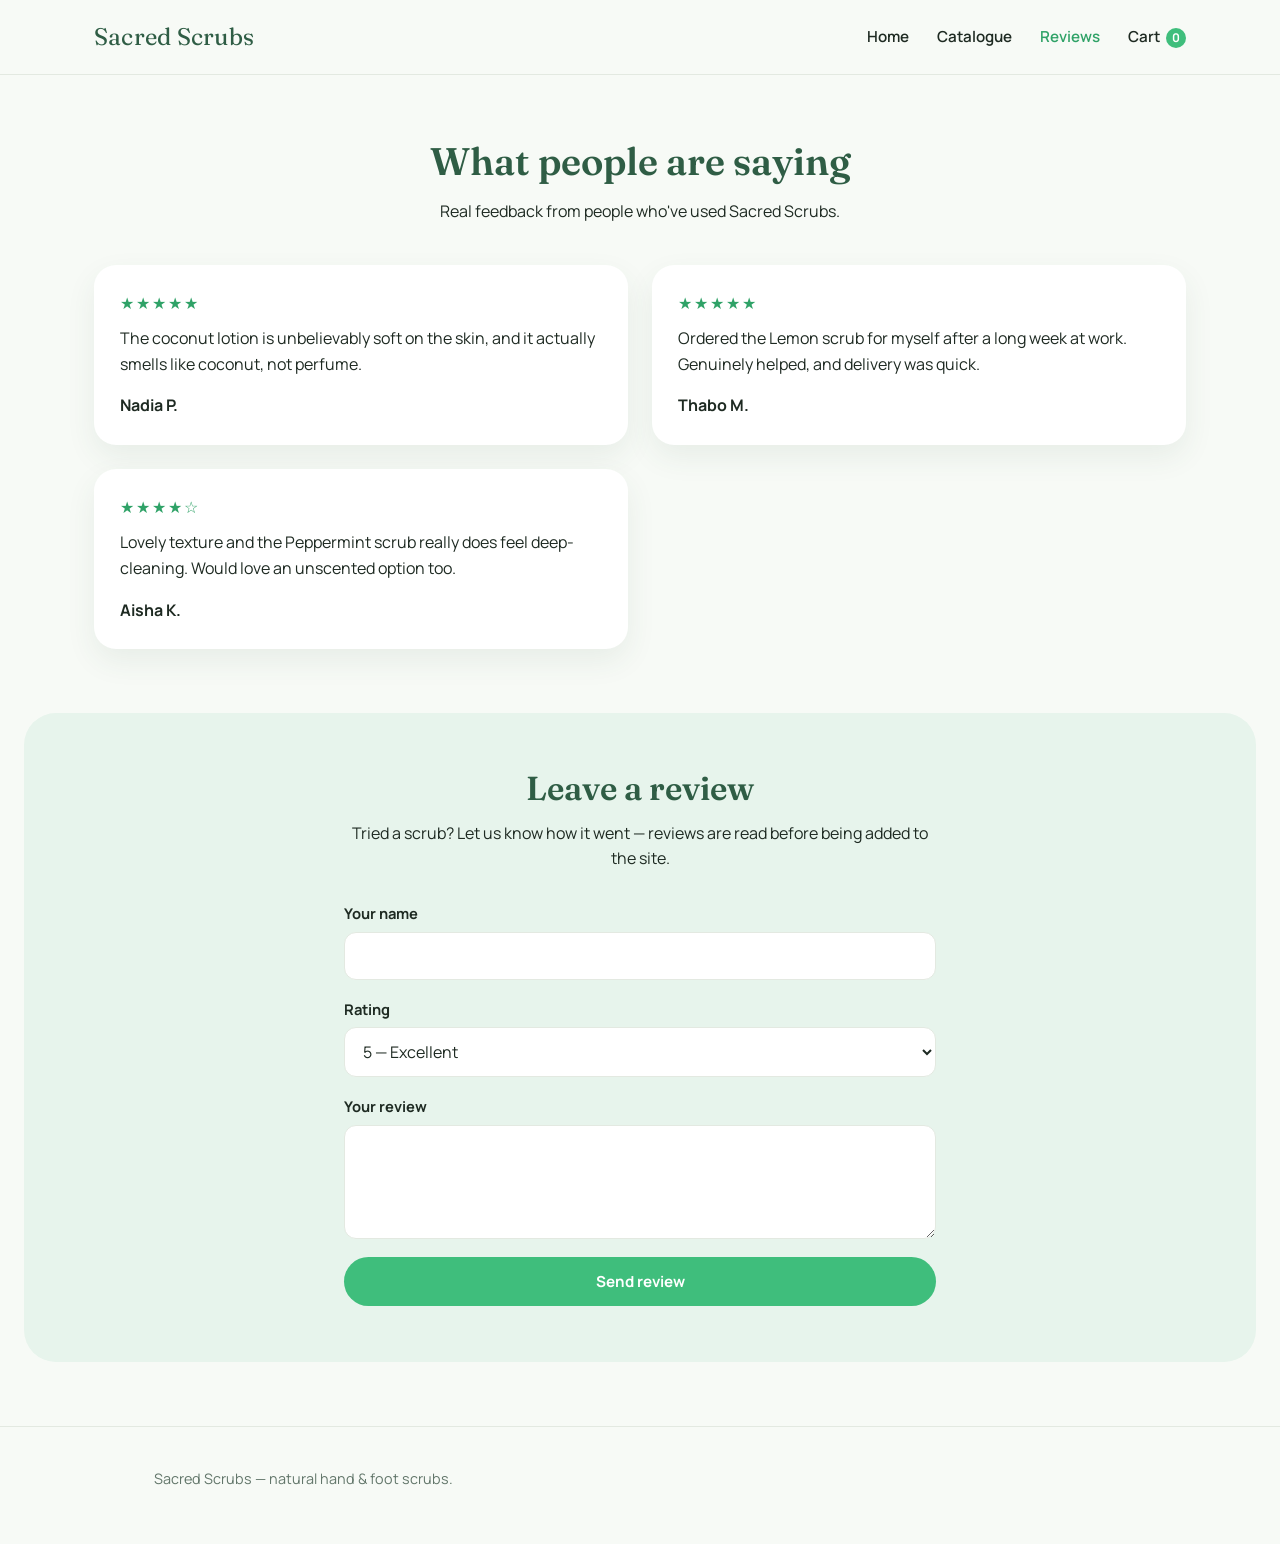
<file: reviews.html>
<!DOCTYPE html>
<html lang="en">
<head>
  <meta charset="UTF-8" />
  <meta name="viewport" content="width=device-width, initial-scale=1.0" />
  <title>Reviews — Sacred Scrubs</title>
  <link rel="preconnect" href="https://fonts.googleapis.com">
  <link href="https://fonts.googleapis.com/css2?family=Fraunces:wght@500;600;700&family=Manrope:wght@500;600;700;800&display=swap" rel="stylesheet">
  <link rel="stylesheet" href="css/style.css" />
</head>
<body>
  <a href="#main" class="skip-link">Skip to content</a>

  <header class="site-header">
    <nav class="nav">
      <a href="index.html" class="wordmark">Sacred Scrubs</a>
      <button class="nav-toggle" aria-label="Toggle menu" aria-expanded="false">
        <svg width="24" height="24" viewBox="0 0 24 24" fill="none"><path d="M3 6h18M3 12h18M3 18h18" stroke="#2F5D45" stroke-width="2" stroke-linecap="round"/></svg>
      </button>
      <ul class="nav-links">
        <li><a href="index.html">Home</a></li>
        <li><a href="catalogue.html">Catalogue</a></li>
        <li><a href="reviews.html" class="active">Reviews</a></li>
        <li><a href="cart.html" class="cart-link">Cart <span class="cart-count" data-cart-count>0</span></a></li>
      </ul>
    </nav>
  </header>

  <main id="main">
    <section class="section">
      <div class="container">
        <div class="section-heading">
          <h1 style="font-size:clamp(1.8rem,3vw,2.6rem);">What people are saying</h1>
          <p>Real feedback from people who've used Sacred Scrubs.</p>
        </div>
        <div class="review-grid" id="review-grid"></div>
      </div>
    </section>

    <section class="section" style="background:var(--green-pale); border-radius:32px; margin:0 24px 64px; padding:56px 24px;">
      <div class="container" style="max-width:640px;">
        <h2 style="text-align:center;">Leave a review</h2>
        <p style="text-align:center; margin:0 auto 30px;">Tried a scrub? Let us know how it went — reviews are read before being added to the site.</p>
        <form id="review-form">
          <div class="form-field full">
            <label for="rname">Your name</label>
            <input type="text" id="rname" name="name" required />
          </div>
          <div class="form-field full">
            <label for="rrating">Rating</label>
            <select id="rrating" name="rating" required>
              <option value="5">5 — Excellent</option>
              <option value="4">4 — Good</option>
              <option value="3">3 — Okay</option>
              <option value="2">2 — Not great</option>
              <option value="1">1 — Poor</option>
            </select>
          </div>
          <div class="form-field full">
            <label for="rtext">Your review</label>
            <textarea id="rtext" name="review" rows="4" required></textarea>
          </div>
          <button type="submit" class="btn btn-primary" style="width:100%;" id="review-submit-btn">Send review</button>
          <p id="review-error" style="color:#B23B3B; display:none; margin-top:12px;">Something went wrong sending your review. Please try again.</p>
        </form>
      </div>
    </section>
  </main>

  <footer class="site-footer">
    <p>Sacred Scrubs — natural hand & foot scrubs.</p>
  </footer>

  <script src="js/cart.js"></script>
  <script src="js/main.js"></script>
  <script>
    async function renderReviews() {
      const grid = document.getElementById("review-grid");
      try {
        const res = await fetch("data/reviews.json");
        const reviews = await res.json();
        grid.innerHTML = reviews.map(r => `
          <div class="review-card">
            <div class="review-stars">${"★".repeat(r.rating)}${"☆".repeat(5 - r.rating)}</div>
            <p>${r.text}</p>
            <div class="review-name">${r.name}</div>
          </div>
        `).join("");
      } catch (e) {
        grid.innerHTML = "<p>Reviews couldn't be loaded right now.</p>";
      }
    }
    renderReviews();

    document.getElementById("review-form").addEventListener("submit", async (e) => {
      e.preventDefault();
      const form = e.target;
      const btn = document.getElementById("review-submit-btn");
      const errorEl = document.getElementById("review-error");
      btn.disabled = true;
      btn.textContent = "Sending…";
      errorEl.style.display = "none";
      try {
        const config = await loadConfig();
        const res = await fetch(config.formEndpoints.reviews, {
          method: "POST",
          headers: { Accept: "application/json" },
          body: new FormData(form)
        });
        if (res.ok) {
          window.location.href = "thankyou.html?type=review";
        } else {
          throw new Error("Review submission failed");
        }
      } catch (err) {
        errorEl.style.display = "block";
        btn.disabled = false;
        btn.textContent = "Send review";
      }
    });
  </script>
</body>
</html>
</file>
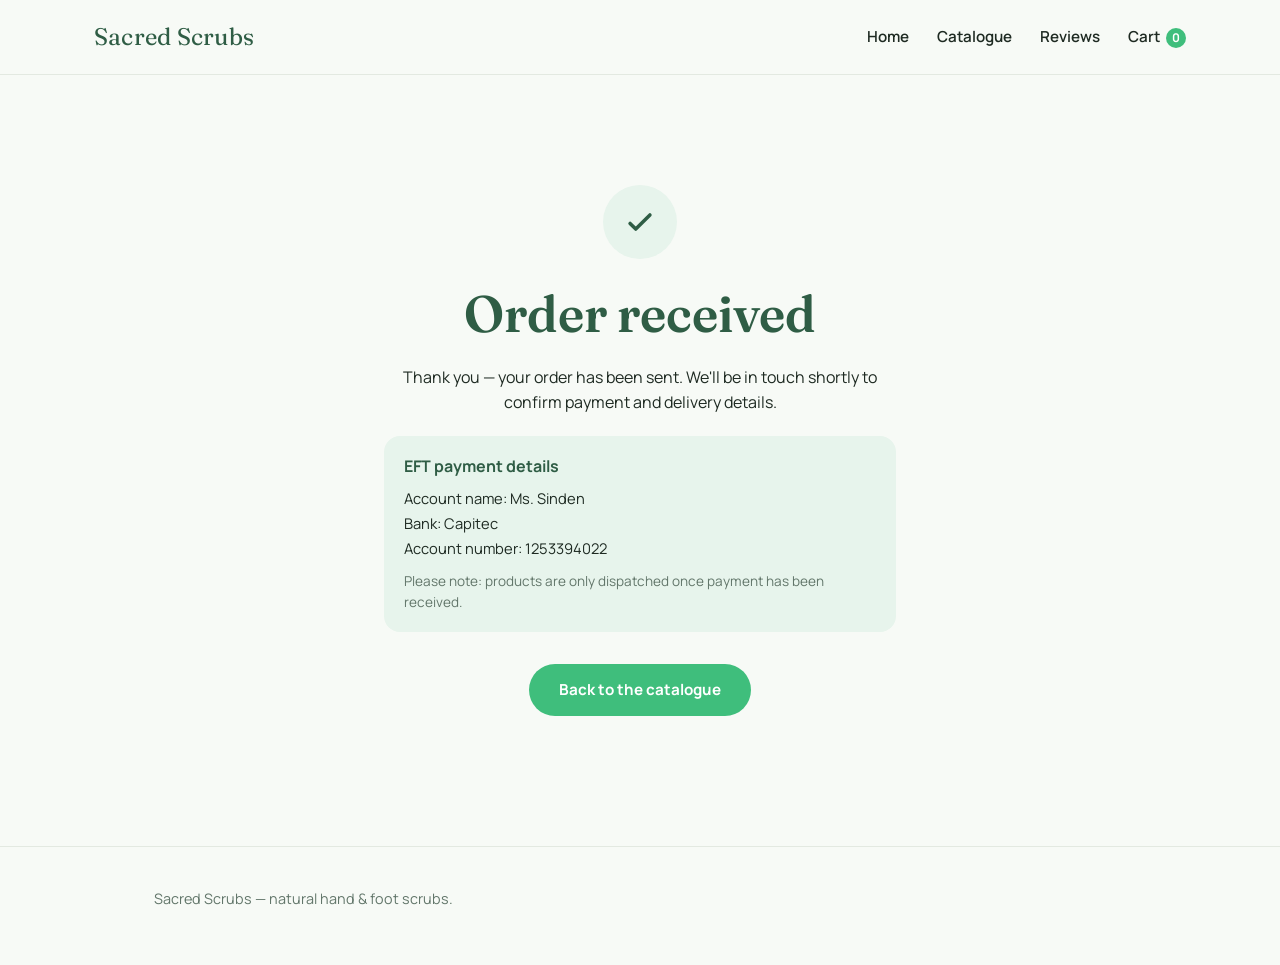
<file: thankyou.html>
<!DOCTYPE html>
<html lang="en">
<head>
  <meta charset="UTF-8" />
  <meta name="viewport" content="width=device-width, initial-scale=1.0" />
  <title>Thank you — Sacred Scrubs</title>
  <link rel="preconnect" href="https://fonts.googleapis.com">
  <link href="https://fonts.googleapis.com/css2?family=Fraunces:wght@500;600;700&family=Manrope:wght@500;600;700;800&display=swap" rel="stylesheet">
  <link rel="stylesheet" href="css/style.css" />
</head>
<body>
  <header class="site-header">
    <nav class="nav">
      <a href="index.html" class="wordmark">Sacred Scrubs</a>
      <button class="nav-toggle" aria-label="Toggle menu" aria-expanded="false">
        <svg width="24" height="24" viewBox="0 0 24 24" fill="none"><path d="M3 6h18M3 12h18M3 18h18" stroke="#2F5D45" stroke-width="2" stroke-linecap="round"/></svg>
      </button>
      <ul class="nav-links">
        <li><a href="index.html">Home</a></li>
        <li><a href="catalogue.html">Catalogue</a></li>
        <li><a href="reviews.html">Reviews</a></li>
        <li><a href="cart.html" class="cart-link">Cart <span class="cart-count" data-cart-count>0</span></a></li>
      </ul>
    </nav>
  </header>

  <main>
    <div class="confirm-wrap">
      <div class="confirm-icon">
        <svg width="34" height="34" viewBox="0 0 24 24" fill="none"><path d="M5 13l4 4L19 7" stroke="#2F5D45" stroke-width="2.5" stroke-linecap="round" stroke-linejoin="round"/></svg>
      </div>
      <h1 id="confirm-title">Thank you</h1>
      <p id="confirm-text">We've received what you sent.</p>

      <div id="payment-info-block" style="display:none; background:var(--green-pale); border-radius:16px; padding:18px 20px; margin:20px 0; text-align:left;">
        <p style="margin:0 0 6px; font-weight:700; color:var(--green-deep);">EFT payment details</p>
        <p style="margin:0; font-size:0.92rem; line-height:1.7;">
          Account name: Ms. Sinden<br />
          Bank: Capitec<br />
          Account number: 1253394022
        </p>
        <p style="margin:10px 0 0; font-size:0.85rem; color:var(--text-muted);">Please note: products are only dispatched once payment has been received.</p>
      </div>

      <a href="catalogue.html" class="btn btn-primary" style="margin-top:12px;">Back to the catalogue</a>
    </div>
  </main>

  <footer class="site-footer">
    <p>Sacred Scrubs — natural hand & foot scrubs.</p>
  </footer>

  <script src="js/cart.js"></script>
  <script src="js/main.js"></script>
  <script>
    const type = getQueryParam("type");
    if (type === "review") {
      document.getElementById("confirm-title").textContent = "Thanks for the review";
      document.getElementById("confirm-text").textContent = "We've received your review and will add it to the site soon.";
      document.title = "Review received — Sacred Scrubs";
    } else {
      document.getElementById("confirm-title").textContent = "Order received";
      document.getElementById("confirm-text").textContent = "Thank you — your order has been sent. We'll be in touch shortly to confirm payment and delivery details.";
      document.title = "Order received — Sacred Scrubs";
      document.getElementById("payment-info-block").style.display = "block";
    }
  </script>
</body>
</html>
</file>
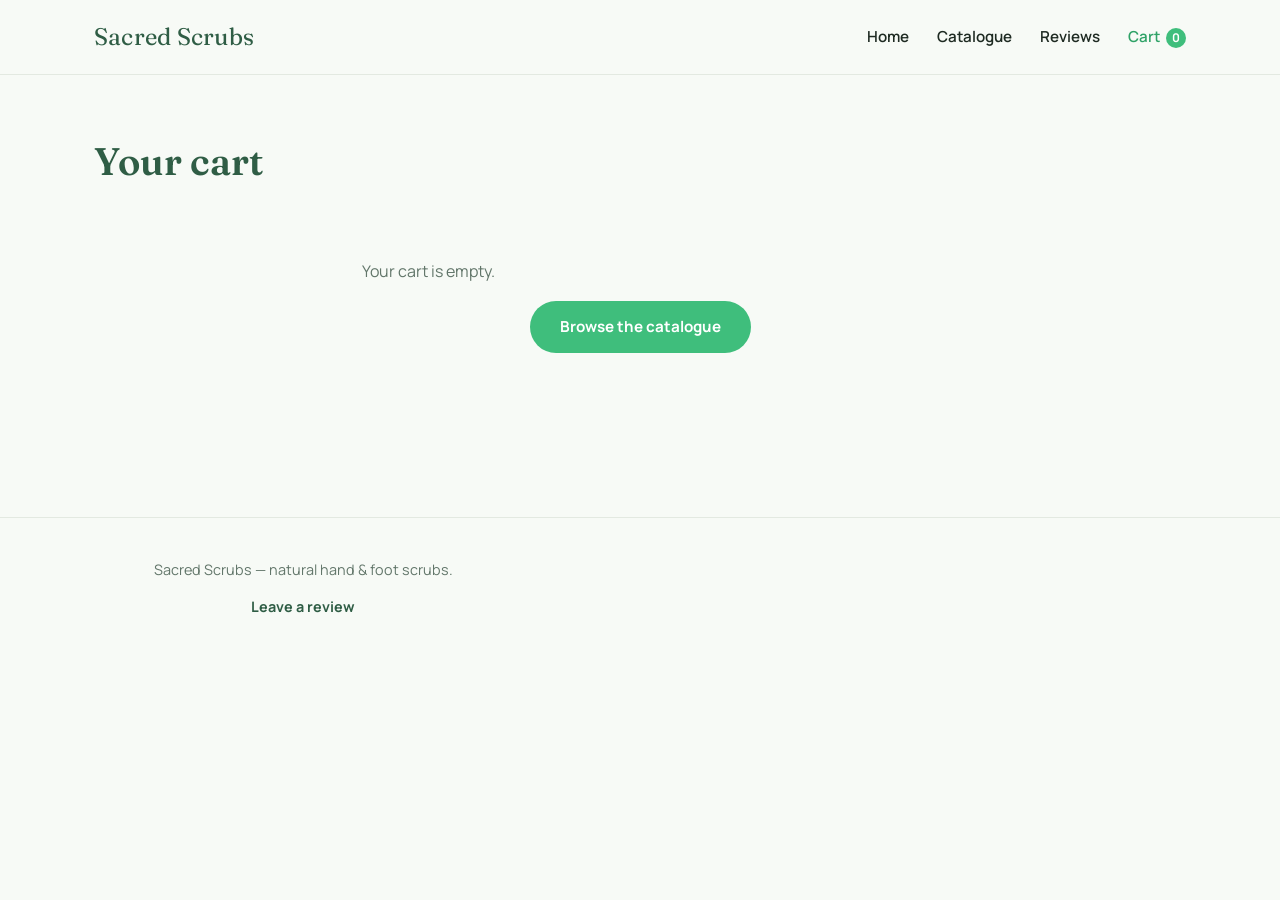
<file: site/cart.html>
<!DOCTYPE html>
<html lang="en">
<head>
  <meta charset="UTF-8" />
  <meta name="viewport" content="width=device-width, initial-scale=1.0" />
  <title>Your cart — Sacred Scrubs</title>
  <link rel="preconnect" href="https://fonts.googleapis.com">
  <link href="https://fonts.googleapis.com/css2?family=Fraunces:wght@500;600;700&family=Manrope:wght@500;600;700;800&display=swap" rel="stylesheet">
  <link rel="stylesheet" href="css/style.css" />
</head>
<body>
  <a href="#main" class="skip-link">Skip to content</a>

  <header class="site-header">
    <nav class="nav">
      <a href="index.html" class="wordmark">Sacred Scrubs</a>
      <button class="nav-toggle" aria-label="Toggle menu" aria-expanded="false">
        <svg width="24" height="24" viewBox="0 0 24 24" fill="none"><path d="M3 6h18M3 12h18M3 18h18" stroke="#2F5D45" stroke-width="2" stroke-linecap="round"/></svg>
      </button>
      <ul class="nav-links">
        <li><a href="index.html">Home</a></li>
        <li><a href="catalogue.html">Catalogue</a></li>
        <li><a href="reviews.html">Reviews</a></li>
        <li><a href="cart.html" class="cart-link active">Cart <span class="cart-count" data-cart-count>0</span></a></li>
      </ul>
    </nav>
  </header>

  <main id="main">
    <section class="section">
      <div class="container">
        <h1 style="font-size:clamp(1.8rem,3vw,2.6rem);">Your cart</h1>
        <div id="cart-root"></div>
      </div>
    </section>
  </main>

  <footer class="site-footer">
    <p>Sacred Scrubs — natural hand & foot scrubs.</p>
    <p><a href="reviews.html">Leave a review</a></p>
  </footer>

  <script src="js/cart.js"></script>
  <script src="js/main.js"></script>
  <script>
    function renderCart() {
      const cart = getCart();
      const root = document.getElementById("cart-root");

      if (cart.length === 0) {
        root.innerHTML = `
          <div class="empty-state">
            <p>Your cart is empty.</p>
            <a href="catalogue.html" class="btn btn-primary">Browse the catalogue</a>
          </div>
        `;
        return;
      }

      root.innerHTML = `
        <div>
          ${cart.map((item, i) => `
            <div class="cart-row">
              <img src="${item.image}" alt="${item.name}" />
              <div>
                <div class="cart-row-name">${item.name}</div>
                <div class="cart-row-meta">${itemMetaLine(item)}</div>
                <button class="remove-link" data-remove="${i}">Remove</button>
              </div>
              <div class="cart-row-qty">
                <div class="qty-row" style="margin-bottom:0;">
                  <button class="qty-btn" data-minus="${i}" aria-label="Decrease quantity">−</button>
                  <span class="qty-value">${item.qty}</span>
                  <button class="qty-btn" data-plus="${i}" aria-label="Increase quantity">+</button>
                </div>
              </div>
              <div class="cart-row-total" style="font-weight:700;">${formatPrice(item.qty * item.unitPrice)}</div>
            </div>
          `).join("")}
        </div>
        <div class="cart-summary">
          <div class="cart-summary-row"><span>Total</span><span>${formatPrice(cartTotal())}</span></div>
          <a href="order.html" class="btn btn-primary" style="width:100%;">Proceed to order</a>
        </div>
      `;

      root.querySelectorAll("[data-remove]").forEach(btn => {
        btn.addEventListener("click", () => {
          removeFromCart(Number(btn.dataset.remove));
          renderCart();
        });
      });
      root.querySelectorAll("[data-minus]").forEach(btn => {
        btn.addEventListener("click", () => {
          const i = Number(btn.dataset.minus);
          const cart = getCart();
          updateCartQty(i, cart[i].qty - 1);
          renderCart();
        });
      });
      root.querySelectorAll("[data-plus]").forEach(btn => {
        btn.addEventListener("click", () => {
          const i = Number(btn.dataset.plus);
          const cart = getCart();
          updateCartQty(i, cart[i].qty + 1);
          renderCart();
        });
      });
    }

    renderCart();
  </script>
</body>
</html>
</file>
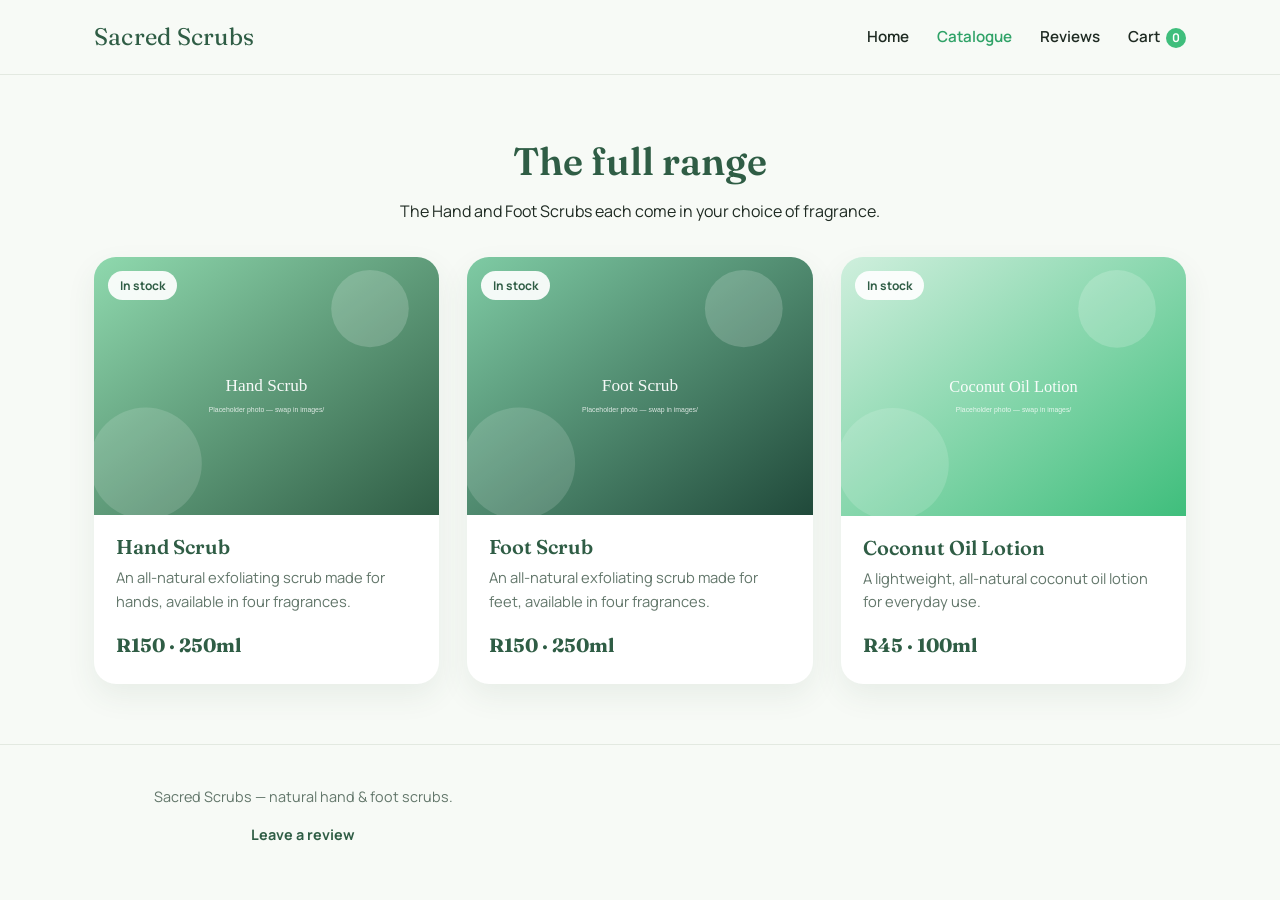
<file: site/catalogue.html>
<!DOCTYPE html>
<html lang="en">
<head>
  <meta charset="UTF-8" />
  <meta name="viewport" content="width=device-width, initial-scale=1.0" />
  <title>Catalogue — Sacred Scrubs</title>
  <link rel="preconnect" href="https://fonts.googleapis.com">
  <link href="https://fonts.googleapis.com/css2?family=Fraunces:wght@500;600;700&family=Manrope:wght@500;600;700;800&display=swap" rel="stylesheet">
  <link rel="stylesheet" href="css/style.css" />
</head>
<body>
  <a href="#main" class="skip-link">Skip to content</a>

  <header class="site-header">
    <nav class="nav">
      <a href="index.html" class="wordmark">Sacred Scrubs</a>
      <button class="nav-toggle" aria-label="Toggle menu" aria-expanded="false">
        <svg width="24" height="24" viewBox="0 0 24 24" fill="none"><path d="M3 6h18M3 12h18M3 18h18" stroke="#2F5D45" stroke-width="2" stroke-linecap="round"/></svg>
      </button>
      <ul class="nav-links">
        <li><a href="index.html">Home</a></li>
        <li><a href="catalogue.html" class="active">Catalogue</a></li>
        <li><a href="reviews.html">Reviews</a></li>
        <li><a href="cart.html" class="cart-link">Cart <span class="cart-count" data-cart-count>0</span></a></li>
      </ul>
    </nav>
  </header>

  <main id="main">
    <section class="section" style="padding-bottom: 20px;">
      <div class="container">
        <div class="section-heading" style="margin-bottom:32px;">
          <h1 style="font-size:clamp(1.8rem,3vw,2.6rem);">The full range</h1>
          <p>The Hand and Foot Scrubs each come in your choice of fragrance.</p>
        </div>
        <div class="product-grid" id="product-grid">
          <!-- Product cards are injected here by catalogue.js -->
        </div>
      </div>
    </section>
  </main>

  <footer class="site-footer">
    <p>Sacred Scrubs — natural hand & foot scrubs.</p>
    <p><a href="reviews.html">Leave a review</a></p>
  </footer>

  <script src="js/cart.js"></script>
  <script src="js/main.js"></script>
  <script>
    async function renderCatalogue() {
      const grid = document.getElementById("product-grid");
      try {
        const products = await loadProducts();
        grid.innerHTML = products.map(p => {
          const stock = stockLabel(p.stock);
          return `
            <a class="product-card" href="product.html?id=${p.id}">
              <div class="product-card-media">
                <span class="stock-pill ${stock.cls}">${stock.text}</span>
                <img src="${p.image}" alt="${p.name}" />
              </div>
              <div class="product-card-body">
                <h3>${p.name}</h3>
                <p>${p.description}</p>
                <div class="product-price">${formatPrice(p.price)} · ${p.size}</div>
              </div>
            </a>
          `;
        }).join("");
      } catch (e) {
        grid.innerHTML = "<p>Couldn't load the catalogue right now. Please refresh the page.</p>";
      }
    }
    renderCatalogue();
  </script>
</body>
</html>
</file>
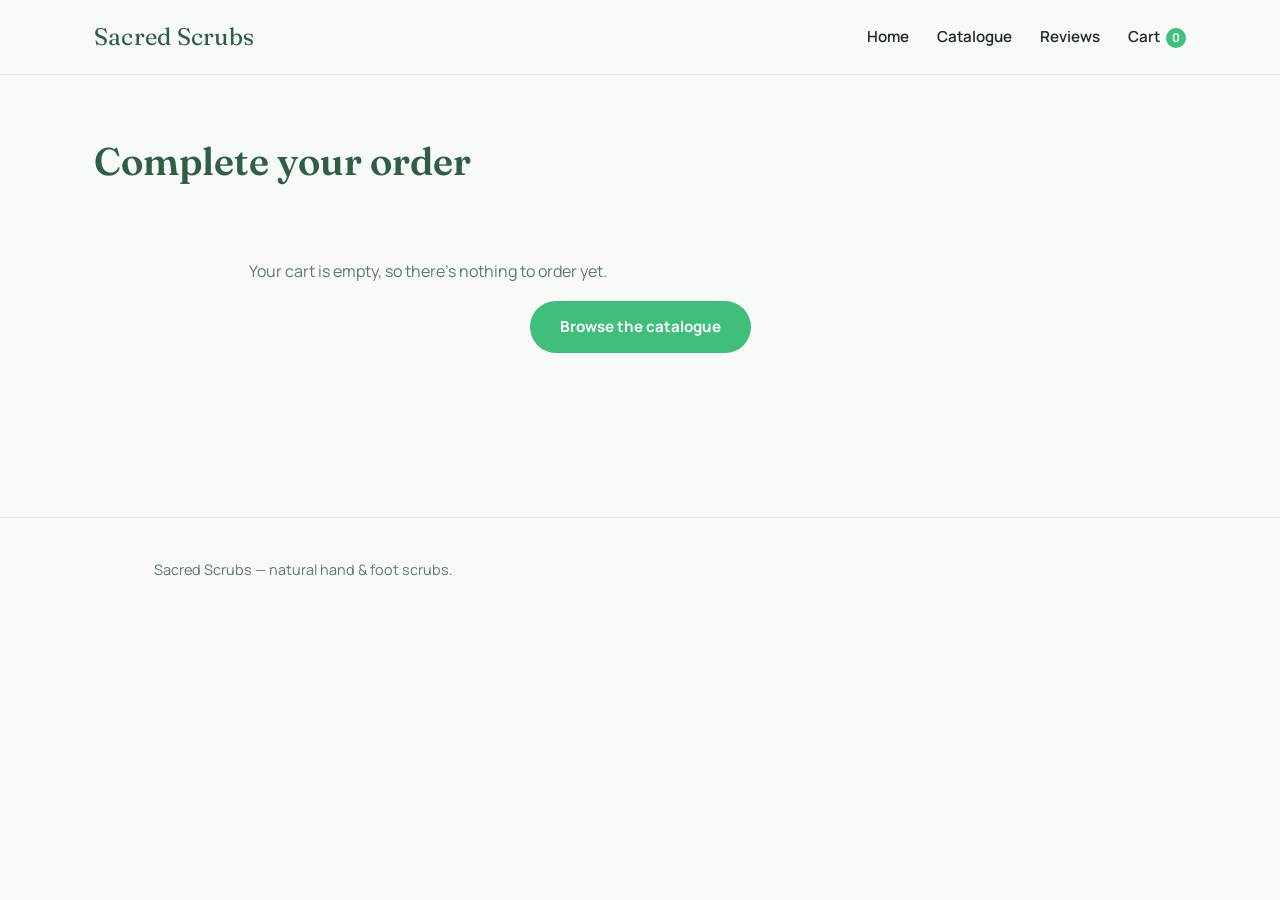
<file: site/order.html>
<!DOCTYPE html>
<html lang="en">
<head>
  <meta charset="UTF-8" />
  <meta name="viewport" content="width=device-width, initial-scale=1.0" />
  <title>Complete your order — Sacred Scrubs</title>
  <link rel="preconnect" href="https://fonts.googleapis.com">
  <link href="https://fonts.googleapis.com/css2?family=Fraunces:wght@500;600;700&family=Manrope:wght@500;600;700;800&display=swap" rel="stylesheet">
  <link rel="stylesheet" href="css/style.css" />
</head>
<body>
  <a href="#main" class="skip-link">Skip to content</a>

  <header class="site-header">
    <nav class="nav">
      <a href="index.html" class="wordmark">Sacred Scrubs</a>
      <button class="nav-toggle" aria-label="Toggle menu" aria-expanded="false">
        <svg width="24" height="24" viewBox="0 0 24 24" fill="none"><path d="M3 6h18M3 12h18M3 18h18" stroke="#2F5D45" stroke-width="2" stroke-linecap="round"/></svg>
      </button>
      <ul class="nav-links">
        <li><a href="index.html">Home</a></li>
        <li><a href="catalogue.html">Catalogue</a></li>
        <li><a href="reviews.html">Reviews</a></li>
        <li><a href="cart.html" class="cart-link">Cart <span class="cart-count" data-cart-count>0</span></a></li>
      </ul>
    </nav>
  </header>

  <main id="main">
    <section class="section">
      <div class="container">
        <h1 style="font-size:clamp(1.8rem,3vw,2.6rem);">Complete your order</h1>
        <div id="order-root"></div>
      </div>
    </section>
  </main>

  <footer class="site-footer">
    <p>Sacred Scrubs — natural hand & foot scrubs.</p>
  </footer>

  <script src="js/cart.js"></script>
  <script src="js/main.js"></script>
  <script>
    let config;

    async function init() {
      config = await loadConfig();
      const cart = getCart();
      const root = document.getElementById("order-root");

      if (cart.length === 0) {
        root.innerHTML = `
          <div class="empty-state">
            <p>Your cart is empty, so there's nothing to order yet.</p>
            <a href="catalogue.html" class="btn btn-primary">Browse the catalogue</a>
          </div>
        `;
        return;
      }

      root.innerHTML = `
        <div class="order-layout">
          <form id="order-form">
            <div class="form-field full">
              <label for="name">Full name</label>
              <input type="text" id="name" name="name" required />
            </div>

            <div class="form-field full">
              <label for="address">Delivery / collection address</label>
              <textarea id="address" name="address" rows="3" required></textarea>
            </div>

            <div class="form-grid">
              <div class="form-field">
                <label for="email">Email</label>
                <input type="email" id="email" name="email" />
              </div>
              <div class="form-field">
                <label for="phone">Phone number</label>
                <input type="tel" id="phone" name="phone" />
              </div>
            </div>
            <p style="margin-top:-10px; color:var(--text-muted); font-size:0.88rem;">Please provide at least one way to reach you.</p>

            <div class="form-field full">
              <label>Payment method</label>
              <div class="radio-row">
                <label class="radio-option"><input type="radio" name="payment" value="EFT" checked /> EFT</label>
                <label class="radio-option"><input type="radio" name="payment" value="Cash" /> Cash</label>
              </div>
            </div>

            <div class="form-field full">
              <label for="notes">Order notes (optional)</label>
              <textarea id="notes" name="notes" rows="2"></textarea>
            </div>

            <input type="hidden" name="order_summary" id="order_summary" />
            <input type="hidden" name="order_total" id="order_total" />

            <button type="submit" class="btn btn-primary" style="width:100%;" id="submit-btn">Send order</button>
            <p id="form-error" style="color:#B23B3B; display:none; margin-top:12px;">Something went wrong sending your order. Please try again, or contact us directly.</p>
          </form>

          <div class="order-summary-card">
            <h3>Order summary</h3>
            ${cart.map(item => `
              <div class="order-summary-line">
                <span>${item.name} (${itemMetaLine(item)}) × ${item.qty}</span>
                <span>${formatPrice(item.qty * item.unitPrice)}</span>
              </div>
            `).join("")}
            <div class="order-summary-total"><span>Total</span><span>${formatPrice(cartTotal())}</span></div>
          </div>
        </div>
      `;

      const cartLines = cart.map(item =>
        `${item.name} (${itemMetaLine(item)}) x${item.qty} — ${formatPrice(item.qty * item.unitPrice)}`
      ).join("\n");
      document.getElementById("order_summary").value = cartLines;
      document.getElementById("order_total").value = formatPrice(cartTotal());

      document.getElementById("order-form").addEventListener("submit", handleSubmit);
    }

    async function handleSubmit(e) {
      e.preventDefault();
      const form = e.target;
      const email = form.email.value.trim();
      const phone = form.phone.value.trim();
      const errorEl = document.getElementById("form-error");

      if (!email && !phone) {
        errorEl.textContent = "Please provide an email or phone number so we can reach you.";
        errorEl.style.display = "block";
        return;
      }

      const submitBtn = document.getElementById("submit-btn");
      submitBtn.disabled = true;
      submitBtn.textContent = "Sending…";
      errorEl.style.display = "none";

      try {
        const res = await fetch(config.formEndpoints.orders, {
          method: "POST",
          headers: { Accept: "application/json" },
          body: new FormData(form)
        });
        if (res.ok) {
          clearCart();
          window.location.href = "thankyou.html?type=order";
        } else {
          throw new Error("Form submission failed");
        }
      } catch (err) {
        errorEl.textContent = "Something went wrong sending your order. Please try again, or contact us directly.";
        errorEl.style.display = "block";
        submitBtn.disabled = false;
        submitBtn.textContent = "Send order";
      }
    }

    init();
  </script>
</body>
</html>
</file>
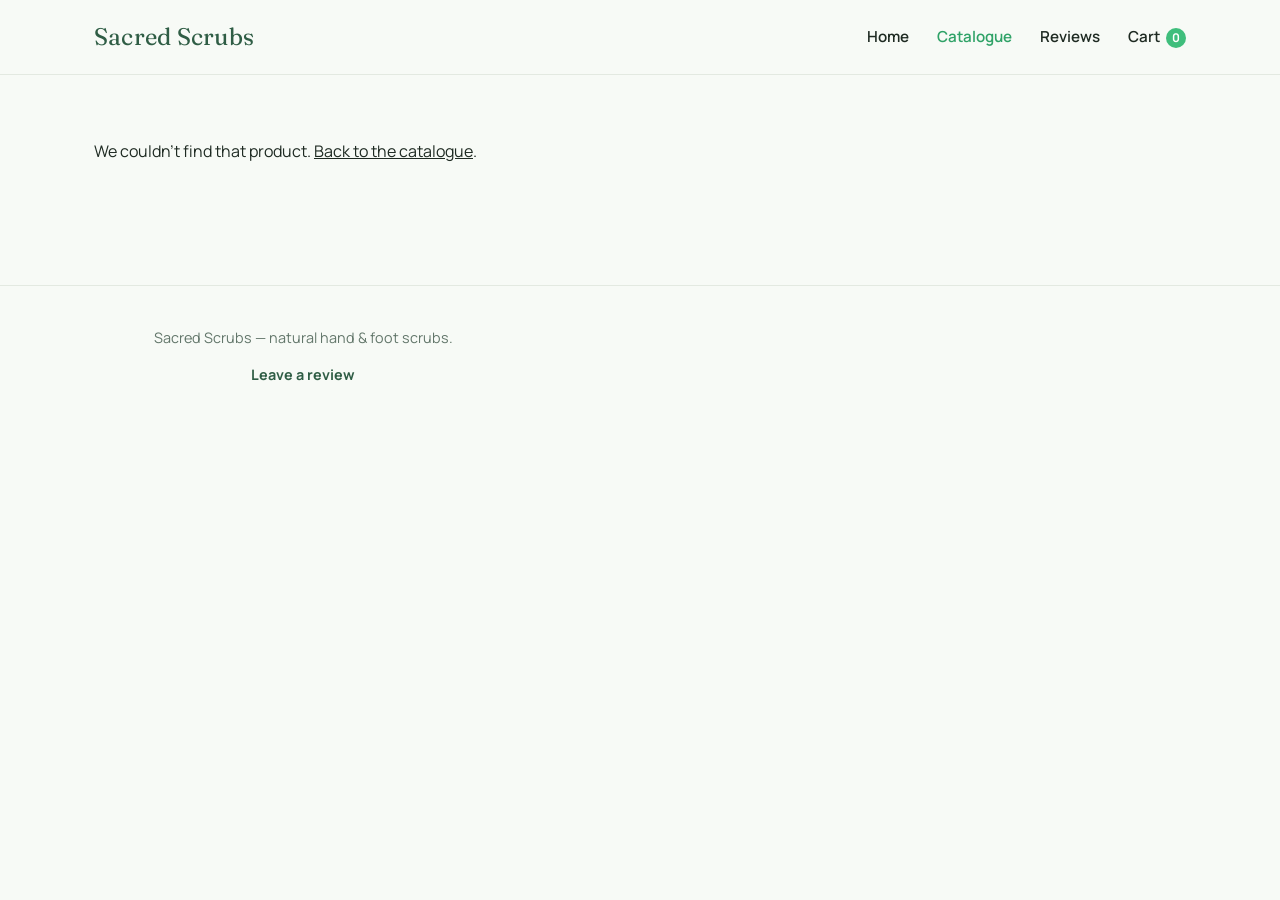
<file: site/product.html>
<!DOCTYPE html>
<html lang="en">
<head>
  <meta charset="UTF-8" />
  <meta name="viewport" content="width=device-width, initial-scale=1.0" />
  <title>Sacred Scrubs</title>
  <link rel="preconnect" href="https://fonts.googleapis.com">
  <link href="https://fonts.googleapis.com/css2?family=Fraunces:wght@500;600;700&family=Manrope:wght@500;600;700;800&display=swap" rel="stylesheet">
  <link rel="stylesheet" href="css/style.css" />
</head>
<body>
  <a href="#main" class="skip-link">Skip to content</a>

  <header class="site-header">
    <nav class="nav">
      <a href="index.html" class="wordmark">Sacred Scrubs</a>
      <button class="nav-toggle" aria-label="Toggle menu" aria-expanded="false">
        <svg width="24" height="24" viewBox="0 0 24 24" fill="none"><path d="M3 6h18M3 12h18M3 18h18" stroke="#2F5D45" stroke-width="2" stroke-linecap="round"/></svg>
      </button>
      <ul class="nav-links">
        <li><a href="index.html">Home</a></li>
        <li><a href="catalogue.html" class="active">Catalogue</a></li>
        <li><a href="reviews.html">Reviews</a></li>
        <li><a href="cart.html" class="cart-link">Cart <span class="cart-count" data-cart-count>0</span></a></li>
      </ul>
    </nav>
  </header>

  <main id="main">
    <section class="section">
      <div class="container">
        <div id="product-root">Loading…</div>
      </div>
    </section>
  </main>

  <footer class="site-footer">
    <p>Sacred Scrubs — natural hand & foot scrubs.</p>
    <p><a href="reviews.html">Leave a review</a></p>
  </footer>

  <script src="js/cart.js"></script>
  <script src="js/main.js"></script>
  <script>
    let product, config;
    let selected = { fragrance: null, application: null, qty: 1 };

    async function init() {
      const id = getQueryParam("id");
      const root = document.getElementById("product-root");
      try {
        const [products, cfg] = await Promise.all([loadProducts(), loadConfig()]);
        config = cfg;
        product = products.find(p => p.id === id);
        if (!product) {
          root.innerHTML = "<p>We couldn't find that product. <a href='catalogue.html'>Back to the catalogue</a>.</p>";
          return;
        }
        if (product.hasFragrance) selected.fragrance = config.fragrances[0];
        if (product.hasApplication) selected.application = config.applications[0];
        document.title = product.name + " — Sacred Scrubs";
        render();
      } catch (e) {
        root.innerHTML = "<p>Something went wrong loading this product. Please refresh.</p>";
      }
    }

    function pillGroup(name, options, current) {
      return `
        <div class="option-pills" data-group="${name}">
          ${options.map(opt => `
            <button type="button" class="option-pill ${opt === current ? "selected" : ""}" data-value="${opt}">${opt}</button>
          `).join("")}
        </div>
      `;
    }

    function render() {
      const root = document.getElementById("product-root");
      const stock = stockLabel(product.stock);
      const outOfStock = product.stock <= 0;

      root.innerHTML = `
        <div class="product-detail">
          <div class="product-detail-media">
            <img src="${product.image}" alt="${product.name}" />
          </div>
          <div>
            <h1>${product.name}</h1>
            <p>${product.description}</p>

            ${product.hasFragrance ? `
              <div class="option-group">
                <label>Fragrance</label>
                ${pillGroup("fragrance", config.fragrances, selected.fragrance)}
              </div>
            ` : ""}

            <div class="option-group">
              <label>Size</label>
              <p style="margin:0; color:var(--text-muted); font-weight:600;">${product.size}</p>
            </div>

            ${product.hasApplication ? `
              <div class="option-group">
                <label>Hand or foot</label>
                ${pillGroup("application", config.applications, selected.application)}
              </div>
            ` : ""}

            <div class="qty-row">
              <button class="qty-btn" id="qty-minus" aria-label="Decrease quantity">−</button>
              <span class="qty-value" id="qty-value">${selected.qty}</span>
              <button class="qty-btn" id="qty-plus" aria-label="Increase quantity">+</button>
            </div>

            <div class="detail-price">${formatPrice(product.price)}</div>
            <p class="stock-note ${stock.cls === "out" ? "out" : ""}">${stock.text}</p>

            <button class="btn btn-primary" id="add-to-cart" ${outOfStock ? "disabled" : ""}>
              ${outOfStock ? "Out of stock" : "Add to cart"}
            </button>
            <p id="added-msg" style="color:#2FA267; font-weight:700; margin-top:14px; display:none;">Added to your cart.</p>
          </div>
        </div>
      `;

      root.querySelectorAll(".option-pills").forEach(group => {
        const name = group.dataset.group;
        group.querySelectorAll(".option-pill").forEach(btn => {
          btn.addEventListener("click", () => {
            selected[name] = btn.dataset.value;
            render();
          });
        });
      });

      document.getElementById("qty-minus").addEventListener("click", () => {
        selected.qty = Math.max(1, selected.qty - 1);
        render();
      });
      document.getElementById("qty-plus").addEventListener("click", () => {
        selected.qty += 1;
        render();
      });

      const addBtn = document.getElementById("add-to-cart");
      if (addBtn) {
        addBtn.addEventListener("click", () => {
          addToCart({
            productId: product.id,
            name: product.name,
            fragrance: selected.fragrance || null,
            size: product.size,
            application: selected.application || null,
            unitPrice: product.price,
            qty: selected.qty,
            image: product.image
          });
          document.getElementById("added-msg").style.display = "block";
        });
      }
    }

    init();
  </script>
</body>
</html>
</file>
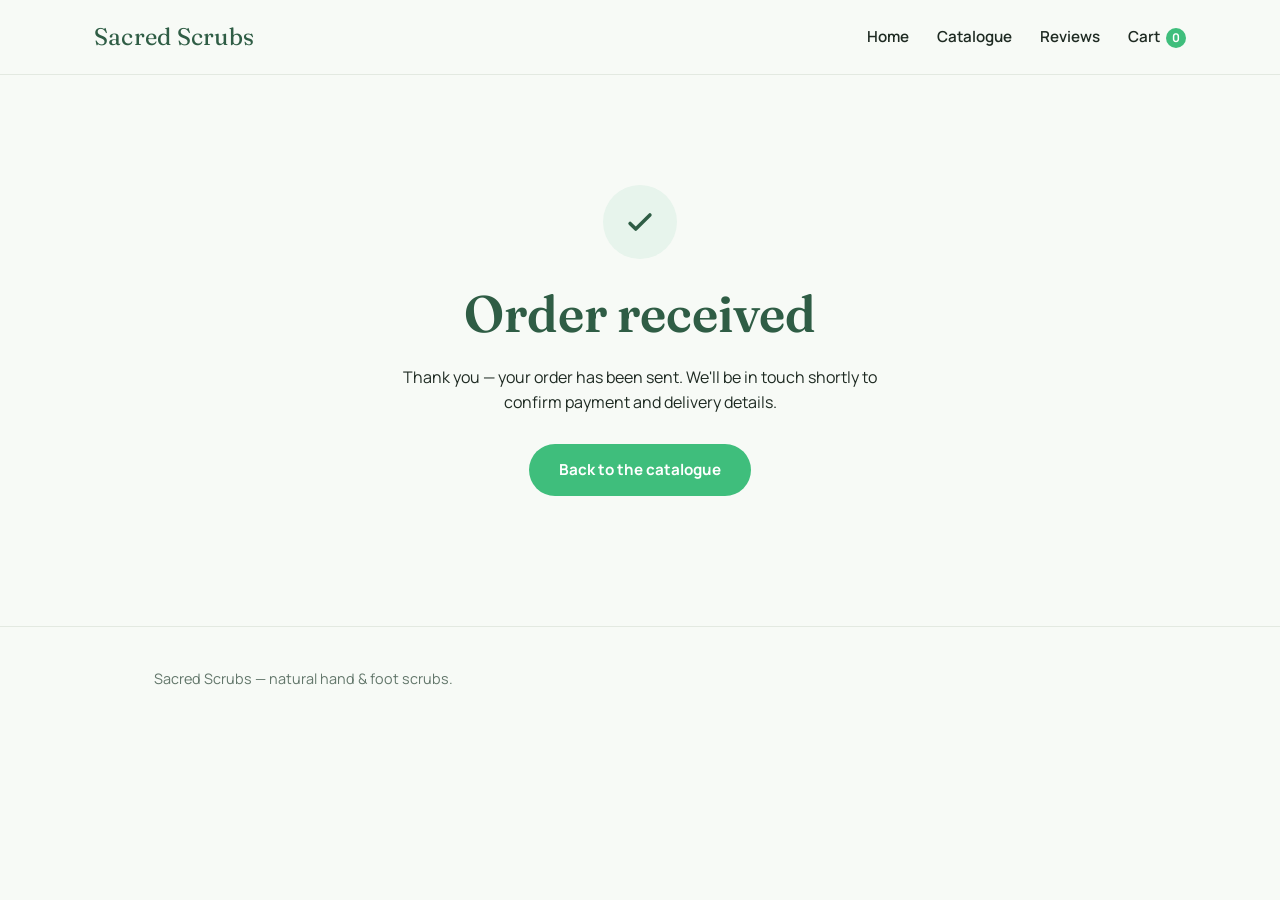
<file: site/thankyou.html>
<!DOCTYPE html>
<html lang="en">
<head>
  <meta charset="UTF-8" />
  <meta name="viewport" content="width=device-width, initial-scale=1.0" />
  <title>Thank you — Sacred Scrubs</title>
  <link rel="preconnect" href="https://fonts.googleapis.com">
  <link href="https://fonts.googleapis.com/css2?family=Fraunces:wght@500;600;700&family=Manrope:wght@500;600;700;800&display=swap" rel="stylesheet">
  <link rel="stylesheet" href="css/style.css" />
</head>
<body>
  <header class="site-header">
    <nav class="nav">
      <a href="index.html" class="wordmark">Sacred Scrubs</a>
      <button class="nav-toggle" aria-label="Toggle menu" aria-expanded="false">
        <svg width="24" height="24" viewBox="0 0 24 24" fill="none"><path d="M3 6h18M3 12h18M3 18h18" stroke="#2F5D45" stroke-width="2" stroke-linecap="round"/></svg>
      </button>
      <ul class="nav-links">
        <li><a href="index.html">Home</a></li>
        <li><a href="catalogue.html">Catalogue</a></li>
        <li><a href="reviews.html">Reviews</a></li>
        <li><a href="cart.html" class="cart-link">Cart <span class="cart-count" data-cart-count>0</span></a></li>
      </ul>
    </nav>
  </header>

  <main>
    <div class="confirm-wrap">
      <div class="confirm-icon">
        <svg width="34" height="34" viewBox="0 0 24 24" fill="none"><path d="M5 13l4 4L19 7" stroke="#2F5D45" stroke-width="2.5" stroke-linecap="round" stroke-linejoin="round"/></svg>
      </div>
      <h1 id="confirm-title">Thank you</h1>
      <p id="confirm-text">We've received what you sent.</p>
      <a href="catalogue.html" class="btn btn-primary" style="margin-top:12px;">Back to the catalogue</a>
    </div>
  </main>

  <footer class="site-footer">
    <p>Sacred Scrubs — natural hand & foot scrubs.</p>
  </footer>

  <script src="js/cart.js"></script>
  <script src="js/main.js"></script>
  <script>
    const type = getQueryParam("type");
    if (type === "review") {
      document.getElementById("confirm-title").textContent = "Thanks for the review";
      document.getElementById("confirm-text").textContent = "We've received your review and will add it to the site soon.";
      document.title = "Review received — Sacred Scrubs";
    } else {
      document.getElementById("confirm-title").textContent = "Order received";
      document.getElementById("confirm-text").textContent = "Thank you — your order has been sent. We'll be in touch shortly to confirm payment and delivery details.";
      document.title = "Order received — Sacred Scrubs";
    }
  </script>
</body>
</html>
</file>
<file: css/style.css>
/* ===== Sacred Scrubs — design tokens ===== */
:root {
  --bg: #F7FAF6;
  --surface: #FFFFFF;
  --text: #1E2A22;
  --text-muted: #62766A;
  --green-deep: #2F5D45;
  --green-vibrant: #3FBE7C;
  --green-vibrant-dark: #2FA267;
  --green-pale: #E7F4EC;
  --border: #E3E9E1;
  --shadow: 0 12px 30px rgba(47, 93, 69, 0.08);
  --radius-card: 22px;
  --radius-pill: 999px;
  --font-display: 'Fraunces', serif;
  --font-body: 'Manrope', sans-serif;
}

* { box-sizing: border-box; }

html {
  scroll-behavior: smooth;
}

@media (prefers-reduced-motion: reduce) {
  html { scroll-behavior: auto; }
  * { animation-duration: 0.01ms !important; transition-duration: 0.01ms !important; }
}

body {
  margin: 0;
  background: var(--bg);
  color: var(--text);
  font-family: var(--font-body);
  font-size: 16px;
  line-height: 1.6;
  -webkit-font-smoothing: antialiased;
}

h1, h2, h3, .display {
  font-family: var(--font-display);
  color: var(--green-deep);
  font-weight: 600;
  line-height: 1.15;
  margin: 0 0 0.4em;
}

h1 { font-size: clamp(2.2rem, 4vw, 3.4rem); }
h2 { font-size: clamp(1.6rem, 2.6vw, 2.2rem); }
h3 { font-size: 1.25rem; }

p { margin: 0 0 1em; max-width: 62ch; }

a { color: inherit; }

.container {
  max-width: 1140px;
  margin: 0 auto;
  padding: 0 24px;
}

/* ===== Buttons ===== */
.btn {
  display: inline-flex;
  align-items: center;
  justify-content: center;
  gap: 8px;
  font-family: var(--font-body);
  font-weight: 700;
  font-size: 0.95rem;
  padding: 14px 30px;
  border-radius: var(--radius-pill);
  border: none;
  cursor: pointer;
  text-decoration: none;
  transition: transform 0.15s ease, box-shadow 0.15s ease, background 0.15s ease;
}

.btn-primary {
  background: var(--green-vibrant);
  color: #fff;
}
.btn-primary:hover { background: var(--green-vibrant-dark); transform: translateY(-1px); }
.btn-primary:disabled { background: #B8C8BE; cursor: not-allowed; transform: none; }

.btn-outline {
  background: transparent;
  color: var(--green-deep);
  border: 1.5px solid var(--green-deep);
}
.btn-outline:hover { background: var(--green-pale); }

.btn-ghost {
  background: transparent;
  color: var(--text);
  padding: 8px 14px;
}

/* ===== Header / nav ===== */
.site-header {
  position: sticky;
  top: 0;
  z-index: 40;
  background: rgba(247, 250, 246, 0.92);
  backdrop-filter: blur(8px);
  border-bottom: 1px solid var(--border);
}

.nav {
  display: flex;
  align-items: center;
  justify-content: space-between;
  padding: 18px 24px;
  max-width: 1140px;
  margin: 0 auto;
}

.wordmark {
  font-family: var(--font-display);
  font-size: 1.5rem;
  color: var(--green-deep);
  text-decoration: none;
  letter-spacing: 0.01em;
}

.nav-links {
  display: flex;
  align-items: center;
  gap: 28px;
  list-style: none;
  margin: 0;
  padding: 0;
}

.nav-links a {
  text-decoration: none;
  color: var(--text);
  font-weight: 600;
  font-size: 0.95rem;
}

.nav-links a.active { color: var(--green-vibrant-dark); }

.cart-link {
  position: relative;
  display: inline-flex;
  align-items: center;
  gap: 6px;
  text-decoration: none;
  color: var(--green-deep);
  font-weight: 700;
}

.cart-count {
  background: var(--green-vibrant);
  color: #fff;
  font-size: 0.75rem;
  font-weight: 700;
  min-width: 20px;
  height: 20px;
  border-radius: 50%;
  display: inline-flex;
  align-items: center;
  justify-content: center;
  padding: 0 4px;
}

.nav-toggle {
  display: none;
  background: none;
  border: none;
  cursor: pointer;
  padding: 6px;
}

@media (max-width: 760px) {
  .nav-links {
    position: absolute;
    top: 100%;
    left: 0;
    right: 0;
    background: var(--surface);
    flex-direction: column;
    align-items: flex-start;
    padding: 20px 24px;
    gap: 18px;
    border-bottom: 1px solid var(--border);
    display: none;
  }
  .nav-links.open { display: flex; }
  .nav-toggle { display: block; }
}

/* ===== Hero ===== */
.hero {
  position: relative;
  overflow: hidden;
  border-radius: 0 0 40px 40px;
  background: linear-gradient(160deg, var(--green-pale) 0%, var(--bg) 65%);
  padding: 90px 24px 70px;
  text-align: center;
}

.hero-eyebrow {
  color: var(--green-vibrant-dark);
  font-weight: 700;
  font-size: 0.95rem;
  margin-bottom: 14px;
}

.hero h1 {
  max-width: 16ch;
  margin: 0 auto 18px;
}

.hero p.lead {
  max-width: 46ch;
  margin: 0 auto 32px;
  font-size: 1.1rem;
  color: var(--text-muted);
}

.hero-actions {
  display: flex;
  gap: 14px;
  justify-content: center;
  flex-wrap: wrap;
}

.hero-image-frame {
  margin: 56px auto 0;
  max-width: 720px;
  border-radius: 28px;
  overflow: hidden;
  box-shadow: var(--shadow);
}
.hero-image-frame img { display: block; width: 100%; height: auto; }

/* ===== Sections ===== */
.section {
  padding: 64px 24px;
}

.section-heading {
  text-align: center;
  max-width: 640px;
  margin: 0 auto 40px;
}
.section-heading p { margin: 0 auto; }

.value-grid {
  display: grid;
  grid-template-columns: repeat(3, 1fr);
  gap: 28px;
  max-width: 1000px;
  margin: 0 auto;
}
@media (max-width: 760px) {
  .value-grid { grid-template-columns: 1fr; }
}

.value-card {
  text-align: left;
  padding: 8px 4px;
}
.value-card h3 { margin-bottom: 8px; }
.value-card p { color: var(--text-muted); margin-bottom: 0; }

/* ===== Product grid & cards ===== */
.product-grid {
  display: grid;
  grid-template-columns: repeat(3, 1fr);
  gap: 28px;
}
@media (max-width: 900px) { .product-grid { grid-template-columns: repeat(2, 1fr); } }
@media (max-width: 560px) { .product-grid { grid-template-columns: 1fr; } }

.product-card {
  background: var(--surface);
  border-radius: var(--radius-card);
  overflow: hidden;
  box-shadow: var(--shadow);
  text-decoration: none;
  color: var(--text);
  display: flex;
  flex-direction: column;
  transition: transform 0.18s ease, box-shadow 0.18s ease;
}
.product-card:hover {
  transform: translateY(-4px);
  box-shadow: 0 18px 36px rgba(47, 93, 69, 0.14);
}

.product-card-media {
  aspect-ratio: 4 / 3;
  background: var(--green-pale);
  position: relative;
}
.product-card-media img { width: 100%; height: 100%; object-fit: cover; display: block; }

.stock-pill {
  position: absolute;
  top: 14px;
  left: 14px;
  background: rgba(255,255,255,0.92);
  color: var(--green-deep);
  font-size: 0.75rem;
  font-weight: 700;
  padding: 5px 12px;
  border-radius: var(--radius-pill);
}
.stock-pill.low { color: #B4560F; }
.stock-pill.out { color: #B23B3B; background: rgba(255,255,255,0.95); }

.product-card-body {
  padding: 20px 22px 24px;
  display: flex;
  flex-direction: column;
  gap: 6px;
  flex: 1;
}
.product-card-body h3 { margin-bottom: 2px; }
.product-card-body p {
  color: var(--text-muted);
  font-size: 0.92rem;
  margin-bottom: 10px;
}
.product-price {
  margin-top: auto;
  font-weight: 700;
  color: var(--green-deep);
  font-family: var(--font-display);
  font-size: 1.2rem;
}

/* ===== Product detail ===== */
.product-detail {
  display: grid;
  grid-template-columns: 1fr 1fr;
  gap: 56px;
  align-items: start;
}
@media (max-width: 800px) {
  .product-detail { grid-template-columns: 1fr; gap: 32px; }
}

.product-detail-media {
  border-radius: var(--radius-card);
  overflow: hidden;
  box-shadow: var(--shadow);
}
.product-detail-media img { width: 100%; display: block; }

.option-group { margin-bottom: 22px; }
.option-group label {
  display: block;
  font-weight: 700;
  margin-bottom: 8px;
  font-size: 0.95rem;
}

.option-pills {
  display: flex;
  flex-wrap: wrap;
  gap: 10px;
}

.option-pill {
  border: 1.5px solid var(--border);
  background: var(--surface);
  padding: 9px 18px;
  border-radius: var(--radius-pill);
  cursor: pointer;
  font-family: var(--font-body);
  font-size: 0.9rem;
  font-weight: 600;
  color: var(--text);
  transition: all 0.15s ease;
}
.option-pill.selected {
  border-color: var(--green-vibrant-dark);
  background: var(--green-pale);
  color: var(--green-deep);
}

.qty-row {
  display: flex;
  align-items: center;
  gap: 14px;
  margin-bottom: 26px;
}
.qty-btn {
  width: 36px; height: 36px;
  border-radius: 50%;
  border: 1.5px solid var(--border);
  background: var(--surface);
  font-size: 1.1rem;
  cursor: pointer;
  line-height: 1;
}
.qty-value { font-weight: 700; min-width: 20px; text-align: center; }

.detail-price {
  font-family: var(--font-display);
  font-size: 1.8rem;
  color: var(--green-deep);
  margin-bottom: 24px;
}

.stock-note { color: var(--text-muted); font-size: 0.9rem; margin-bottom: 20px; }
.stock-note.out { color: #B23B3B; font-weight: 700; }

/* ===== Cart ===== */
.cart-table { width: 100%; border-collapse: collapse; }
.cart-row {
  display: grid;
  grid-template-columns: 90px 1fr auto auto;
  gap: 18px;
  align-items: center;
  padding: 20px 0;
  border-bottom: 1px solid var(--border);
}
@media (max-width: 620px) {
  .cart-row { grid-template-columns: 70px 1fr; }
  .cart-row .cart-row-qty, .cart-row .cart-row-total { grid-column: 2; }
}
.cart-row img { width: 90px; height: 90px; object-fit: cover; border-radius: 14px; }
.cart-row-name { font-weight: 700; }
.cart-row-meta { color: var(--text-muted); font-size: 0.88rem; }
.remove-link {
  color: #B23B3B;
  font-size: 0.85rem;
  background: none;
  border: none;
  cursor: pointer;
  padding: 0;
  margin-top: 4px;
}

.cart-summary {
  max-width: 380px;
  margin-left: auto;
  margin-top: 24px;
  padding-top: 20px;
  border-top: 2px solid var(--green-deep);
}
.cart-summary-row {
  display: flex;
  justify-content: space-between;
  font-weight: 700;
  font-size: 1.15rem;
  margin-bottom: 20px;
}

.empty-state {
  text-align: center;
  padding: 60px 24px;
  color: var(--text-muted);
}

/* ===== Forms ===== */
.form-grid {
  display: grid;
  grid-template-columns: 1fr 1fr;
  gap: 20px;
}
@media (max-width: 620px) { .form-grid { grid-template-columns: 1fr; } }
.form-field { display: flex; flex-direction: column; gap: 6px; margin-bottom: 18px; }
.form-field.full { grid-column: 1 / -1; }
.form-field label { font-weight: 700; font-size: 0.92rem; }
.form-field input,
.form-field textarea,
.form-field select {
  font-family: var(--font-body);
  font-size: 1rem;
  padding: 12px 14px;
  border-radius: 12px;
  border: 1.5px solid var(--border);
  background: var(--surface);
  color: var(--text);
}
.form-field input:focus,
.form-field textarea:focus,
.form-field select:focus {
  outline: 2px solid var(--green-vibrant);
  outline-offset: 1px;
}

.radio-row { display: flex; gap: 16px; flex-wrap: wrap; }
.radio-option {
  display: flex;
  align-items: center;
  gap: 8px;
  border: 1.5px solid var(--border);
  border-radius: var(--radius-pill);
  padding: 10px 18px;
  cursor: pointer;
}
.radio-option input { accent-color: var(--green-vibrant-dark); }

.order-layout {
  display: grid;
  grid-template-columns: 1.3fr 1fr;
  gap: 48px;
  align-items: start;
}
@media (max-width: 860px) { .order-layout { grid-template-columns: 1fr; } }

.order-summary-card {
  background: var(--surface);
  border-radius: var(--radius-card);
  padding: 28px;
  box-shadow: var(--shadow);
  position: sticky;
  top: 100px;
}
.order-summary-line {
  display: flex;
  justify-content: space-between;
  font-size: 0.92rem;
  padding: 8px 0;
  border-bottom: 1px solid var(--border);
}
.order-summary-total {
  display: flex;
  justify-content: space-between;
  font-weight: 700;
  font-size: 1.2rem;
  padding-top: 16px;
  font-family: var(--font-display);
  color: var(--green-deep);
}

/* ===== Reviews ===== */
.review-grid {
  display: grid;
  grid-template-columns: repeat(2, 1fr);
  gap: 24px;
}
@media (max-width: 700px) { .review-grid { grid-template-columns: 1fr; } }

.review-card {
  background: var(--surface);
  border-radius: var(--radius-card);
  padding: 26px;
  box-shadow: var(--shadow);
}
.review-stars { color: var(--green-vibrant-dark); letter-spacing: 2px; margin-bottom: 10px; }
.review-name { font-weight: 700; margin-top: 12px; }

/* ===== Thank you ===== */
.confirm-wrap {
  text-align: center;
  padding: 110px 24px 90px;
  max-width: 560px;
  margin: 0 auto;
}
.confirm-icon {
  width: 74px;
  height: 74px;
  border-radius: 50%;
  background: var(--green-pale);
  display: flex;
  align-items: center;
  justify-content: center;
  margin: 0 auto 26px;
}

/* ===== Footer ===== */
.site-footer {
  border-top: 1px solid var(--border);
  padding: 40px 24px;
  margin-top: 40px;
  text-align: center;
  color: var(--text-muted);
  font-size: 0.9rem;
}
.site-footer a { color: var(--green-deep); font-weight: 700; text-decoration: none; }

/* ===== Utility ===== */
.visually-hidden {
  position: absolute;
  width: 1px; height: 1px;
  overflow: hidden;
  clip: rect(0,0,0,0);
  white-space: nowrap;
}

.skip-link {
  position: absolute;
  left: -999px;
  top: 0;
  background: var(--green-deep);
  color: #fff;
  padding: 10px 16px;
  border-radius: 0 0 10px 0;
  z-index: 100;
}
.skip-link:focus { left: 0; }

:focus-visible {
  outline: 2px solid var(--green-vibrant-dark);
  outline-offset: 2px;
}
</file>
<file: site/css/style.css>
/* ===== Sacred Scrubs — design tokens ===== */
:root {
  --bg: #F7FAF6;
  --surface: #FFFFFF;
  --text: #1E2A22;
  --text-muted: #62766A;
  --green-deep: #2F5D45;
  --green-vibrant: #3FBE7C;
  --green-vibrant-dark: #2FA267;
  --green-pale: #E7F4EC;
  --border: #E3E9E1;
  --shadow: 0 12px 30px rgba(47, 93, 69, 0.08);
  --radius-card: 22px;
  --radius-pill: 999px;
  --font-display: 'Fraunces', serif;
  --font-body: 'Manrope', sans-serif;
}

* { box-sizing: border-box; }

html {
  scroll-behavior: smooth;
}

@media (prefers-reduced-motion: reduce) {
  html { scroll-behavior: auto; }
  * { animation-duration: 0.01ms !important; transition-duration: 0.01ms !important; }
}

body {
  margin: 0;
  background: var(--bg);
  color: var(--text);
  font-family: var(--font-body);
  font-size: 16px;
  line-height: 1.6;
  -webkit-font-smoothing: antialiased;
}

h1, h2, h3, .display {
  font-family: var(--font-display);
  color: var(--green-deep);
  font-weight: 600;
  line-height: 1.15;
  margin: 0 0 0.4em;
}

h1 { font-size: clamp(2.2rem, 4vw, 3.4rem); }
h2 { font-size: clamp(1.6rem, 2.6vw, 2.2rem); }
h3 { font-size: 1.25rem; }

p { margin: 0 0 1em; max-width: 62ch; }

a { color: inherit; }

.container {
  max-width: 1140px;
  margin: 0 auto;
  padding: 0 24px;
}

/* ===== Buttons ===== */
.btn {
  display: inline-flex;
  align-items: center;
  justify-content: center;
  gap: 8px;
  font-family: var(--font-body);
  font-weight: 700;
  font-size: 0.95rem;
  padding: 14px 30px;
  border-radius: var(--radius-pill);
  border: none;
  cursor: pointer;
  text-decoration: none;
  transition: transform 0.15s ease, box-shadow 0.15s ease, background 0.15s ease;
}

.btn-primary {
  background: var(--green-vibrant);
  color: #fff;
}
.btn-primary:hover { background: var(--green-vibrant-dark); transform: translateY(-1px); }
.btn-primary:disabled { background: #B8C8BE; cursor: not-allowed; transform: none; }

.btn-outline {
  background: transparent;
  color: var(--green-deep);
  border: 1.5px solid var(--green-deep);
}
.btn-outline:hover { background: var(--green-pale); }

.btn-ghost {
  background: transparent;
  color: var(--text);
  padding: 8px 14px;
}

/* ===== Header / nav ===== */
.site-header {
  position: sticky;
  top: 0;
  z-index: 40;
  background: rgba(247, 250, 246, 0.92);
  backdrop-filter: blur(8px);
  border-bottom: 1px solid var(--border);
}

.nav {
  display: flex;
  align-items: center;
  justify-content: space-between;
  padding: 18px 24px;
  max-width: 1140px;
  margin: 0 auto;
}

.wordmark {
  font-family: var(--font-display);
  font-size: 1.5rem;
  color: var(--green-deep);
  text-decoration: none;
  letter-spacing: 0.01em;
}

.nav-links {
  display: flex;
  align-items: center;
  gap: 28px;
  list-style: none;
  margin: 0;
  padding: 0;
}

.nav-links a {
  text-decoration: none;
  color: var(--text);
  font-weight: 600;
  font-size: 0.95rem;
}

.nav-links a.active { color: var(--green-vibrant-dark); }

.cart-link {
  position: relative;
  display: inline-flex;
  align-items: center;
  gap: 6px;
  text-decoration: none;
  color: var(--green-deep);
  font-weight: 700;
}

.cart-count {
  background: var(--green-vibrant);
  color: #fff;
  font-size: 0.75rem;
  font-weight: 700;
  min-width: 20px;
  height: 20px;
  border-radius: 50%;
  display: inline-flex;
  align-items: center;
  justify-content: center;
  padding: 0 4px;
}

.nav-toggle {
  display: none;
  background: none;
  border: none;
  cursor: pointer;
  padding: 6px;
}

@media (max-width: 760px) {
  .nav-links {
    position: absolute;
    top: 100%;
    left: 0;
    right: 0;
    background: var(--surface);
    flex-direction: column;
    align-items: flex-start;
    padding: 20px 24px;
    gap: 18px;
    border-bottom: 1px solid var(--border);
    display: none;
  }
  .nav-links.open { display: flex; }
  .nav-toggle { display: block; }
}

/* ===== Hero ===== */
.hero {
  position: relative;
  overflow: hidden;
  border-radius: 0 0 40px 40px;
  background: linear-gradient(160deg, var(--green-pale) 0%, var(--bg) 65%);
  padding: 90px 24px 70px;
  text-align: center;
}

.hero-eyebrow {
  color: var(--green-vibrant-dark);
  font-weight: 700;
  font-size: 0.95rem;
  margin-bottom: 14px;
}

.hero h1 {
  max-width: 16ch;
  margin: 0 auto 18px;
}

.hero p.lead {
  max-width: 46ch;
  margin: 0 auto 32px;
  font-size: 1.1rem;
  color: var(--text-muted);
}

.hero-actions {
  display: flex;
  gap: 14px;
  justify-content: center;
  flex-wrap: wrap;
}

.hero-image-frame {
  margin: 56px auto 0;
  max-width: 720px;
  border-radius: 28px;
  overflow: hidden;
  box-shadow: var(--shadow);
}
.hero-image-frame img { display: block; width: 100%; height: auto; }

/* ===== Sections ===== */
.section {
  padding: 64px 24px;
}

.section-heading {
  text-align: center;
  max-width: 640px;
  margin: 0 auto 40px;
}
.section-heading p { margin: 0 auto; }

.value-grid {
  display: grid;
  grid-template-columns: repeat(3, 1fr);
  gap: 28px;
  max-width: 1000px;
  margin: 0 auto;
}
@media (max-width: 760px) {
  .value-grid { grid-template-columns: 1fr; }
}

.value-card {
  text-align: left;
  padding: 8px 4px;
}
.value-card h3 { margin-bottom: 8px; }
.value-card p { color: var(--text-muted); margin-bottom: 0; }

/* ===== Product grid & cards ===== */
.product-grid {
  display: grid;
  grid-template-columns: repeat(3, 1fr);
  gap: 28px;
}
@media (max-width: 900px) { .product-grid { grid-template-columns: repeat(2, 1fr); } }
@media (max-width: 560px) { .product-grid { grid-template-columns: 1fr; } }

.product-card {
  background: var(--surface);
  border-radius: var(--radius-card);
  overflow: hidden;
  box-shadow: var(--shadow);
  text-decoration: none;
  color: var(--text);
  display: flex;
  flex-direction: column;
  transition: transform 0.18s ease, box-shadow 0.18s ease;
}
.product-card:hover {
  transform: translateY(-4px);
  box-shadow: 0 18px 36px rgba(47, 93, 69, 0.14);
}

.product-card-media {
  aspect-ratio: 4 / 3;
  background: var(--green-pale);
  position: relative;
}
.product-card-media img { width: 100%; height: 100%; object-fit: cover; display: block; }

.stock-pill {
  position: absolute;
  top: 14px;
  left: 14px;
  background: rgba(255,255,255,0.92);
  color: var(--green-deep);
  font-size: 0.75rem;
  font-weight: 700;
  padding: 5px 12px;
  border-radius: var(--radius-pill);
}
.stock-pill.low { color: #B4560F; }
.stock-pill.out { color: #B23B3B; background: rgba(255,255,255,0.95); }

.product-card-body {
  padding: 20px 22px 24px;
  display: flex;
  flex-direction: column;
  gap: 6px;
  flex: 1;
}
.product-card-body h3 { margin-bottom: 2px; }
.product-card-body p {
  color: var(--text-muted);
  font-size: 0.92rem;
  margin-bottom: 10px;
}
.product-price {
  margin-top: auto;
  font-weight: 700;
  color: var(--green-deep);
  font-family: var(--font-display);
  font-size: 1.2rem;
}

/* ===== Product detail ===== */
.product-detail {
  display: grid;
  grid-template-columns: 1fr 1fr;
  gap: 56px;
  align-items: start;
}
@media (max-width: 800px) {
  .product-detail { grid-template-columns: 1fr; gap: 32px; }
}

.product-detail-media {
  border-radius: var(--radius-card);
  overflow: hidden;
  box-shadow: var(--shadow);
}
.product-detail-media img { width: 100%; display: block; }

.option-group { margin-bottom: 22px; }
.option-group label {
  display: block;
  font-weight: 700;
  margin-bottom: 8px;
  font-size: 0.95rem;
}

.option-pills {
  display: flex;
  flex-wrap: wrap;
  gap: 10px;
}

.option-pill {
  border: 1.5px solid var(--border);
  background: var(--surface);
  padding: 9px 18px;
  border-radius: var(--radius-pill);
  cursor: pointer;
  font-family: var(--font-body);
  font-size: 0.9rem;
  font-weight: 600;
  color: var(--text);
  transition: all 0.15s ease;
}
.option-pill.selected {
  border-color: var(--green-vibrant-dark);
  background: var(--green-pale);
  color: var(--green-deep);
}

.qty-row {
  display: flex;
  align-items: center;
  gap: 14px;
  margin-bottom: 26px;
}
.qty-btn {
  width: 36px; height: 36px;
  border-radius: 50%;
  border: 1.5px solid var(--border);
  background: var(--surface);
  font-size: 1.1rem;
  cursor: pointer;
  line-height: 1;
}
.qty-value { font-weight: 700; min-width: 20px; text-align: center; }

.detail-price {
  font-family: var(--font-display);
  font-size: 1.8rem;
  color: var(--green-deep);
  margin-bottom: 24px;
}

.stock-note { color: var(--text-muted); font-size: 0.9rem; margin-bottom: 20px; }
.stock-note.out { color: #B23B3B; font-weight: 700; }

/* ===== Cart ===== */
.cart-table { width: 100%; border-collapse: collapse; }
.cart-row {
  display: grid;
  grid-template-columns: 90px 1fr auto auto;
  gap: 18px;
  align-items: center;
  padding: 20px 0;
  border-bottom: 1px solid var(--border);
}
@media (max-width: 620px) {
  .cart-row { grid-template-columns: 70px 1fr; }
  .cart-row .cart-row-qty, .cart-row .cart-row-total { grid-column: 2; }
}
.cart-row img { width: 90px; height: 90px; object-fit: cover; border-radius: 14px; }
.cart-row-name { font-weight: 700; }
.cart-row-meta { color: var(--text-muted); font-size: 0.88rem; }
.remove-link {
  color: #B23B3B;
  font-size: 0.85rem;
  background: none;
  border: none;
  cursor: pointer;
  padding: 0;
  margin-top: 4px;
}

.cart-summary {
  max-width: 380px;
  margin-left: auto;
  margin-top: 24px;
  padding-top: 20px;
  border-top: 2px solid var(--green-deep);
}
.cart-summary-row {
  display: flex;
  justify-content: space-between;
  font-weight: 700;
  font-size: 1.15rem;
  margin-bottom: 20px;
}

.empty-state {
  text-align: center;
  padding: 60px 24px;
  color: var(--text-muted);
}

/* ===== Forms ===== */
.form-grid {
  display: grid;
  grid-template-columns: 1fr 1fr;
  gap: 20px;
}
@media (max-width: 620px) { .form-grid { grid-template-columns: 1fr; } }
.form-field { display: flex; flex-direction: column; gap: 6px; margin-bottom: 18px; }
.form-field.full { grid-column: 1 / -1; }
.form-field label { font-weight: 700; font-size: 0.92rem; }
.form-field input,
.form-field textarea,
.form-field select {
  font-family: var(--font-body);
  font-size: 1rem;
  padding: 12px 14px;
  border-radius: 12px;
  border: 1.5px solid var(--border);
  background: var(--surface);
  color: var(--text);
}
.form-field input:focus,
.form-field textarea:focus,
.form-field select:focus {
  outline: 2px solid var(--green-vibrant);
  outline-offset: 1px;
}

.radio-row { display: flex; gap: 16px; flex-wrap: wrap; }
.radio-option {
  display: flex;
  align-items: center;
  gap: 8px;
  border: 1.5px solid var(--border);
  border-radius: var(--radius-pill);
  padding: 10px 18px;
  cursor: pointer;
}
.radio-option input { accent-color: var(--green-vibrant-dark); }

.order-layout {
  display: grid;
  grid-template-columns: 1.3fr 1fr;
  gap: 48px;
  align-items: start;
}
@media (max-width: 860px) { .order-layout { grid-template-columns: 1fr; } }

.order-summary-card {
  background: var(--surface);
  border-radius: var(--radius-card);
  padding: 28px;
  box-shadow: var(--shadow);
  position: sticky;
  top: 100px;
}
.order-summary-line {
  display: flex;
  justify-content: space-between;
  font-size: 0.92rem;
  padding: 8px 0;
  border-bottom: 1px solid var(--border);
}
.order-summary-total {
  display: flex;
  justify-content: space-between;
  font-weight: 700;
  font-size: 1.2rem;
  padding-top: 16px;
  font-family: var(--font-display);
  color: var(--green-deep);
}

/* ===== Reviews ===== */
.review-grid {
  display: grid;
  grid-template-columns: repeat(2, 1fr);
  gap: 24px;
}
@media (max-width: 700px) { .review-grid { grid-template-columns: 1fr; } }

.review-card {
  background: var(--surface);
  border-radius: var(--radius-card);
  padding: 26px;
  box-shadow: var(--shadow);
}
.review-stars { color: var(--green-vibrant-dark); letter-spacing: 2px; margin-bottom: 10px; }
.review-name { font-weight: 700; margin-top: 12px; }

/* ===== Thank you ===== */
.confirm-wrap {
  text-align: center;
  padding: 110px 24px 90px;
  max-width: 560px;
  margin: 0 auto;
}
.confirm-icon {
  width: 74px;
  height: 74px;
  border-radius: 50%;
  background: var(--green-pale);
  display: flex;
  align-items: center;
  justify-content: center;
  margin: 0 auto 26px;
}

/* ===== Footer ===== */
.site-footer {
  border-top: 1px solid var(--border);
  padding: 40px 24px;
  margin-top: 40px;
  text-align: center;
  color: var(--text-muted);
  font-size: 0.9rem;
}
.site-footer a { color: var(--green-deep); font-weight: 700; text-decoration: none; }

/* ===== Utility ===== */
.visually-hidden {
  position: absolute;
  width: 1px; height: 1px;
  overflow: hidden;
  clip: rect(0,0,0,0);
  white-space: nowrap;
}

.skip-link {
  position: absolute;
  left: -999px;
  top: 0;
  background: var(--green-deep);
  color: #fff;
  padding: 10px 16px;
  border-radius: 0 0 10px 0;
  z-index: 100;
}
.skip-link:focus { left: 0; }

:focus-visible {
  outline: 2px solid var(--green-vibrant-dark);
  outline-offset: 2px;
}
</file>
